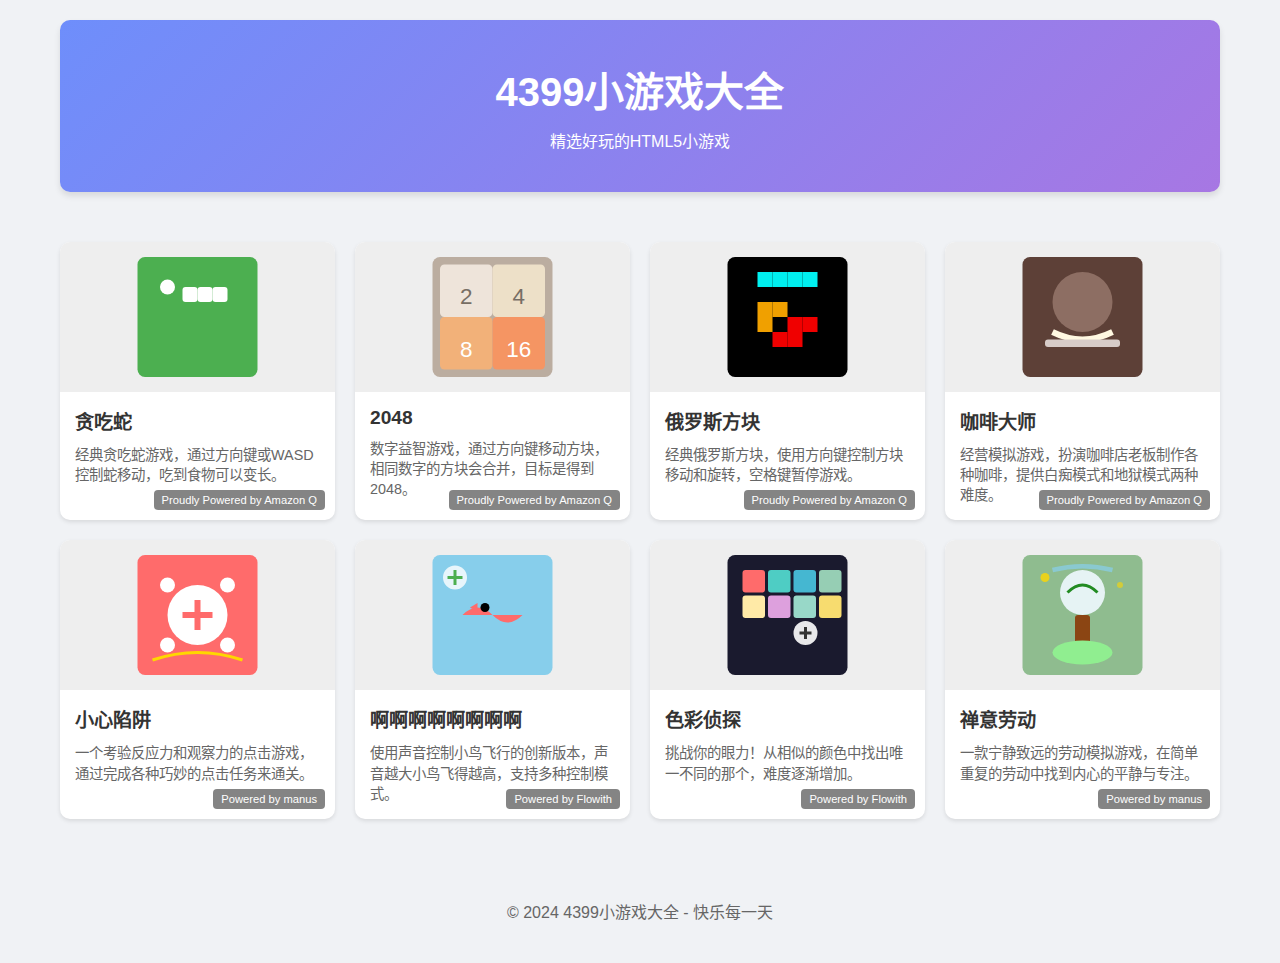
<file: index.html>
<!DOCTYPE html>
<html lang="zh-CN">
<head>
    <meta charset="UTF-8">
    <meta name="viewport" content="width=device-width, initial-scale=1.0">
    <title>4399小游戏大全</title>
    <style>
        * {
            margin: 0;
            padding: 0;
            box-sizing: border-box;
        }
        body {
            font-family: 'Microsoft YaHei', sans-serif;
            background: #f0f2f5;
            color: #333;
        }
        .container {
            max-width: 1200px;
            margin: 0 auto;
            padding: 20px;
        }
        .header {
            text-align: center;
            padding: 40px 0;
            background: linear-gradient(135deg, #6e8efb, #a777e3);
            color: white;
            margin-bottom: 30px;
            border-radius: 10px;
            box-shadow: 0 4px 6px rgba(0,0,0,0.1);
        }
        .header h1 {
            font-size: 2.5em;
            margin-bottom: 10px;
        }
        .game-grid {
            display: grid;
            grid-template-columns: repeat(auto-fill, minmax(250px, 1fr));
            gap: 20px;
            padding: 20px 0;
        }
        .game-card {
            background: white;
            border-radius: 10px;
            overflow: hidden;
            transition: transform 0.3s ease;
            box-shadow: 0 2px 4px rgba(0,0,0,0.1);
            cursor: pointer;
            text-decoration: none;
            position: relative;
        }
        .game-card:hover {
            transform: translateY(-5px);
            box-shadow: 0 4px 8px rgba(0,0,0,0.2);
        }
        .game-thumb {
            width: 100%;
            height: 150px;
            background: #eee;
            display: flex;
            align-items: center;
            justify-content: center;
            position: relative;
            overflow: hidden;
        }
        .game-thumb svg {
            width: 100%;
            height: 100%;
        }
        .game-info {
            padding: 15px;
        }
        .game-title {
            font-size: 1.2em;
            margin-bottom: 10px;
            color: #333;
        }
        .game-desc {
            font-size: 0.9em;
            color: #666;
            line-height: 1.4;
        }
        .footer {
            text-align: center;
            padding: 20px;
            color: #666;
            margin-top: 40px;
        }
        .powered-by {
            position: absolute;
            bottom: 10px;
            right: 10px;
            background: rgba(0, 0, 0, 0.6);
            color: white;
            padding: 4px 8px;
            border-radius: 4px;
            font-size: 0.7em;
            opacity: 0.8;
            transition: opacity 0.3s ease;
        }
        .game-card:hover .powered-by {
            opacity: 1;
        }
    </style>
</head>
<body>
    <div class="container">
        <header class="header">
            <h1>4399小游戏大全</h1>
            <p>精选好玩的HTML5小游戏</p>
        </header>
        
        <main class="game-grid">
            <!-- 贪吃蛇 -->
            <a href="games/snake/index.html" class="game-card">
                <div class="game-thumb">
                    <svg viewBox="0 0 100 100">
                        <rect x="10" y="10" width="80" height="80" fill="#4CAF50" rx="5"/>
                        <circle cx="30" cy="30" r="5" fill="white"/>
                        <rect x="40" y="30" width="10" height="10" fill="white" rx="2"/>
                        <rect x="50" y="30" width="10" height="10" fill="white" rx="2"/>
                        <rect x="60" y="30" width="10" height="10" fill="white" rx="2"/>
                    </svg>
                </div>
                <div class="game-info">
                    <h3 class="game-title">贪吃蛇</h3>
                    <p class="game-desc">经典贪吃蛇游戏，通过方向键或WASD控制蛇移动，吃到食物可以变长。</p>
                </div>
                <div class="powered-by">Proudly Powered by Amazon Q</div>
            </a>

            <!-- 2048 -->
            <a href="games/2048/index.html" class="game-card">
                <div class="game-thumb">
                    <svg viewBox="0 0 100 100">
                        <rect x="10" y="10" width="80" height="80" fill="#bbada0" rx="5"/>
                        <rect x="15" y="15" width="35" height="35" fill="#eee4da" rx="3"/>
                        <text x="32.5" y="37.5" font-size="15" fill="#776e65" text-anchor="middle" dominant-baseline="middle">2</text>
                        <rect x="50" y="15" width="35" height="35" fill="#ede0c8" rx="3"/>
                        <text x="67.5" y="37.5" font-size="15" fill="#776e65" text-anchor="middle" dominant-baseline="middle">4</text>
                        <rect x="15" y="50" width="35" height="35" fill="#f2b179" rx="3"/>
                        <text x="32.5" y="72.5" font-size="15" fill="white" text-anchor="middle" dominant-baseline="middle">8</text>
                        <rect x="50" y="50" width="35" height="35" fill="#f59563" rx="3"/>
                        <text x="67.5" y="72.5" font-size="15" fill="white" text-anchor="middle" dominant-baseline="middle">16</text>
                    </svg>
                </div>
                <div class="game-info">
                    <h3 class="game-title">2048</h3>
                    <p class="game-desc">数字益智游戏，通过方向键移动方块，相同数字的方块会合并，目标是得到2048。</p>
                </div>
                <div class="powered-by">Proudly Powered by Amazon Q</div>
            </a>

            <!-- 俄罗斯方块 -->
            <a href="games/tetris/index.html" class="game-card">
                <div class="game-thumb">
                    <svg viewBox="0 0 100 100">
                        <rect x="10" y="10" width="80" height="80" fill="#000" rx="5"/>
                        <rect x="30" y="20" width="10" height="10" fill="#00f0f0"/>
                        <rect x="40" y="20" width="10" height="10" fill="#00f0f0"/>
                        <rect x="50" y="20" width="10" height="10" fill="#00f0f0"/>
                        <rect x="60" y="20" width="10" height="10" fill="#00f0f0"/>
                        <rect x="30" y="40" width="10" height="10" fill="#f0a000"/>
                        <rect x="40" y="40" width="10" height="10" fill="#f0a000"/>
                        <rect x="30" y="50" width="10" height="10" fill="#f0a000"/>
                        <rect x="40" y="60" width="10" height="10" fill="#f00000"/>
                        <rect x="50" y="60" width="10" height="10" fill="#f00000"/>
                        <rect x="50" y="50" width="10" height="10" fill="#f00000"/>
                        <rect x="60" y="50" width="10" height="10" fill="#f00000"/>
                    </svg>
                </div>
                <div class="game-info">
                    <h3 class="game-title">俄罗斯方块</h3>
                    <p class="game-desc">经典俄罗斯方块，使用方向键控制方块移动和旋转，空格键暂停游戏。</p>
                </div>
                <div class="powered-by">Proudly Powered by Amazon Q</div>
            </a>
            <!-- 咖啡大师 -->
            <a href="games/coffee-master/index.html" class="game-card">
                <div class="game-thumb">
                    <svg viewBox="0 0 100 100">
                        <rect x="10" y="10" width="80" height="80" fill="#5D4037" rx="5"/>
                        <circle cx="50" cy="40" r="20" fill="#8D6E63"/>
                        <path d="M30 60 Q50 70 70 60" stroke="#FFF8E1" stroke-width="4" fill="none"/>
                        <rect x="25" y="65" width="50" height="5" fill="#D7CCC8" rx="2"/>
                    </svg>
                </div>
                <div class="game-info">
                    <h3 class="game-title">咖啡大师</h3>
                    <p class="game-desc">经营模拟游戏，扮演咖啡店老板制作各种咖啡，提供白痴模式和地狱模式两种难度。</p>
                </div>
                <div class="powered-by">Proudly Powered by Amazon Q</div>
            </a>
            <!-- 点击陷阱 -->
            <a href="https://oodabdvp.manus.space/" class="game-card" target="_blank">
                <div class="game-thumb">
                    <svg viewBox="0 0 100 100">
                        <rect x="10" y="10" width="80" height="80" fill="#FF6B6B" rx="5"/>
                        <circle cx="50" cy="50" r="20" fill="white"/>
                        <path d="M40 50 L60 50 M50 40 L50 60" stroke="#FF6B6B" stroke-width="4"/>
                        <circle cx="30" cy="30" r="5" fill="white"/>
                        <circle cx="70" cy="70" r="5" fill="white"/>
                        <circle cx="30" cy="70" r="5" fill="white"/>
                        <circle cx="70" cy="30" r="5" fill="white"/>
                        <path d="M20 80 Q50 70 80 80" stroke="#FFD700" stroke-width="2" fill="none"/>
                    </svg>
                </div>
                <div class="game-info">
                    <h3 class="game-title">小心陷阱</h3>
                    <p class="game-desc">一个考验反应力和观察力的点击游戏，通过完成各种巧妙的点击任务来通关。</p>
                </div>
                <div class="powered-by">Powered by manus</div>
            </a>

            <!-- 声控Flappy Bird -->
            <a href="games/voice_flappy_bird/index.html" class="game-card">
                <div class="game-thumb">
                    <svg viewBox="0 0 100 100">
                        <rect x="10" y="10" width="80" height="80" fill="#87CEEB" rx="5"/>
                        <path d="M30 50 Q40 40 50 50 T70 50" fill="#FF6B6B" stroke="none"/>
                        <circle cx="45" cy="45" r="3" fill="black"/>
                        <path d="M35 45 L40 42 L40 48 Z" fill="#FF6B6B"/>
                        <circle cx="25" cy="25" r="8" fill="white" opacity="0.8"/>
                        <path d="M20 25 L30 25 M25 20 L25 30" stroke="#4CAF50" stroke-width="2"/>
                    </svg>
                </div>
                <div class="game-info">
                    <h3 class="game-title">啊啊啊啊啊啊啊啊</h3>
                    <p class="game-desc">使用声音控制小鸟飞行的创新版本，声音越大小鸟飞得越高，支持多种控制模式。</p>
                </div>
                <div class="powered-by">Powered by Flowith</div>
            </a>

            <!-- 色彩侦探 -->
            <a href="https://flo.host/mpEZhtV/" class="game-card" target="_blank">
                <div class="game-thumb">
                    <svg viewBox="0 0 100 100">
                        <rect x="10" y="10" width="80" height="80" fill="#1a1a2e" rx="5"/>
                        <rect x="20" y="20" width="15" height="15" fill="#FF6B6B" rx="2"/>
                        <rect x="37" y="20" width="15" height="15" fill="#4ECDC4" rx="2"/>
                        <rect x="54" y="20" width="15" height="15" fill="#45B7D1" rx="2"/>
                        <rect x="71" y="20" width="15" height="15" fill="#96CEB4" rx="2"/>
                        <rect x="20" y="37" width="15" height="15" fill="#FFEAA7" rx="2"/>
                        <rect x="37" y="37" width="15" height="15" fill="#DDA0DD" rx="2"/>
                        <rect x="54" y="37" width="15" height="15" fill="#98D8C8" rx="2"/>
                        <rect x="71" y="37" width="15" height="15" fill="#F7DC6F" rx="2"/>
                        <circle cx="62" cy="62" r="8" fill="white" opacity="0.9"/>
                        <path d="M58 62 L66 62 M62 58 L62 66" stroke="#333" stroke-width="2"/>
                    </svg>
                </div>
                <div class="game-info">
                    <h3 class="game-title">色彩侦探</h3>
                    <p class="game-desc">挑战你的眼力！从相似的颜色中找出唯一不同的那个，难度逐渐增加。</p>
                </div>
                <div class="powered-by">Powered by Flowith</div>
            </a>

            <!-- 禅意劳动 -->
            <a href="https://fahyzzpj.manus.space/" class="game-card" target="_blank">
                <div class="game-thumb">
                    <svg viewBox="0 0 100 100">
                        <rect x="10" y="10" width="80" height="80" fill="#8FBC8F" rx="5"/>
                        <circle cx="50" cy="35" r="15" fill="#F0F8FF" opacity="0.9"/>
                        <path d="M40 35 Q50 25 60 35" stroke="#228B22" stroke-width="2" fill="none"/>
                        <rect x="45" y="50" width="10" height="25" fill="#8B4513" rx="2"/>
                        <ellipse cx="50" cy="75" rx="20" ry="8" fill="#90EE90"/>
                        <path d="M30 20 Q50 15 70 20" stroke="#87CEEB" stroke-width="3" fill="none" opacity="0.7"/>
                        <circle cx="25" cy="25" r="3" fill="#FFD700" opacity="0.8"/>
                        <circle cx="75" cy="30" r="2" fill="#FFD700" opacity="0.6"/>
                    </svg>
                </div>
                <div class="game-info">
                    <h3 class="game-title">禅意劳动</h3>
                    <p class="game-desc">一款宁静致远的劳动模拟游戏，在简单重复的劳动中找到内心的平静与专注。</p>
                </div>
                <div class="powered-by">Powered by manus</div>
            </a>
        </main>

        <footer class="footer">
            <p>© 2024 4399小游戏大全 - 快乐每一天</p>
        </footer>
    </div>
</body>
</html>
</file>
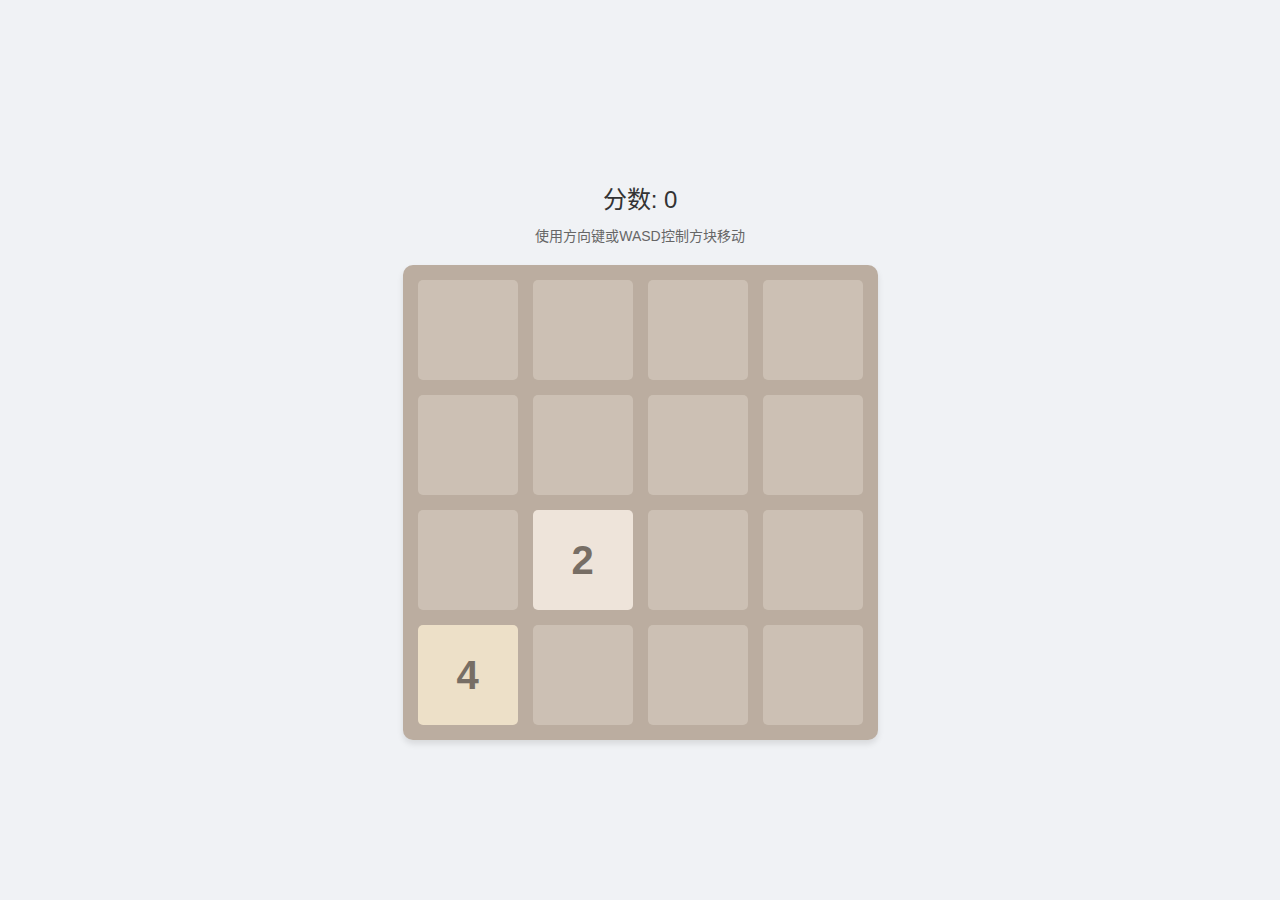
<file: games/2048/index.html>
<!DOCTYPE html>
<html lang="zh-CN">
<head>
    <meta charset="UTF-8">
    <meta name="viewport" content="width=device-width, initial-scale=1.0">
    <title>2048 - 4399小游戏大全</title>
    <style>
        * {
            margin: 0;
            padding: 0;
            box-sizing: border-box;
        }
        body {
            display: flex;
            flex-direction: column;
            align-items: center;
            justify-content: center;
            min-height: 100vh;
            background: #f0f2f5;
            font-family: 'Microsoft YaHei', sans-serif;
        }
        .game-container {
            background: #bbada0;
            padding: 15px;
            border-radius: 10px;
            box-shadow: 0 4px 6px rgba(0,0,0,0.1);
        }
        .grid {
            display: grid;
            grid-template-columns: repeat(4, 1fr);
            gap: 15px;
            background: #bbada0;
        }
        .cell {
            width: 100px;
            height: 100px;
            background: rgba(238, 228, 218, 0.35);
            border-radius: 5px;
            display: flex;
            align-items: center;
            justify-content: center;
            font-size: 40px;
            font-weight: bold;
            color: #776e65;
        }
        .game-info {
            margin: 20px 0;
            text-align: center;
        }
        .score {
            font-size: 24px;
            color: #333;
            margin-bottom: 10px;
        }
        .controls {
            color: #666;
            font-size: 14px;
        }
        .cell[data-value="2"] { background: #eee4da; }
        .cell[data-value="4"] { background: #ede0c8; }
        .cell[data-value="8"] { background: #f2b179; color: #f9f6f2; }
        .cell[data-value="16"] { background: #f59563; color: #f9f6f2; }
        .cell[data-value="32"] { background: #f67c5f; color: #f9f6f2; }
        .cell[data-value="64"] { background: #f65e3b; color: #f9f6f2; }
        .cell[data-value="128"] { background: #edcf72; color: #f9f6f2; font-size: 35px; }
        .cell[data-value="256"] { background: #edcc61; color: #f9f6f2; font-size: 35px; }
        .cell[data-value="512"] { background: #edc850; color: #f9f6f2; font-size: 35px; }
        .cell[data-value="1024"] { background: #edc53f; color: #f9f6f2; font-size: 30px; }
        .cell[data-value="2048"] { background: #edc22e; color: #f9f6f2; font-size: 30px; }
    </style>
</head>
<body>
    <div class="game-info">
        <div class="score">分数: <span id="scoreValue">0</span></div>
        <div class="controls">使用方向键或WASD控制方块移动</div>
    </div>
    
    <div class="game-container">
        <div class="grid" id="grid"></div>
    </div>

    <script>
        const grid = document.getElementById('grid');
        const scoreElement = document.getElementById('scoreValue');
        let score = 0;
        let board = [];

        function initGame() {
            board = Array(4).fill().map(() => Array(4).fill(0));
            score = 0;
            scoreElement.textContent = score;
            addNewTile();
            addNewTile();
            updateDisplay();
        }

        function addNewTile() {
            const emptyCells = [];
            for (let i = 0; i < 4; i++) {
                for (let j = 0; j < 4; j++) {
                    if (board[i][j] === 0) {
                        emptyCells.push({x: i, y: j});
                    }
                }
            }
            if (emptyCells.length > 0) {
                const {x, y} = emptyCells[Math.floor(Math.random() * emptyCells.length)];
                board[x][y] = Math.random() < 0.9 ? 2 : 4;
            }
        }

        function updateDisplay() {
            grid.innerHTML = '';
            for (let i = 0; i < 4; i++) {
                for (let j = 0; j < 4; j++) {
                    const cell = document.createElement('div');
                    cell.className = 'cell';
                    const value = board[i][j];
                    if (value !== 0) {
                        cell.textContent = value;
                        cell.setAttribute('data-value', value);
                    }
                    grid.appendChild(cell);
                }
            }
        }

        function move(direction) {
            let moved = false;
            const newBoard = JSON.parse(JSON.stringify(board));

            function moveLeft() {
                for (let i = 0; i < 4; i++) {
                    let row = board[i].filter(x => x !== 0);
                    for (let j = 0; j < row.length - 1; j++) {
                        if (row[j] === row[j + 1]) {
                            row[j] *= 2;
                            score += row[j];
                            row.splice(j + 1, 1);
                        }
                    }
                    while (row.length < 4) row.push(0);
                    if (JSON.stringify(board[i]) !== JSON.stringify(row)) moved = true;
                    board[i] = row;
                }
            }

            function rotate(matrix) {
                return matrix[0].map((_, i) => matrix.map(row => row[i]).reverse());
            }

            // 根据方向旋转矩阵，应用左移，然后再旋转回来
            switch(direction) {
                case 'left':
                    moveLeft();
                    break;
                case 'right':
                    board = board.map(row => row.reverse());
                    moveLeft();
                    board = board.map(row => row.reverse());
                    break;
                case 'up':
                    board = rotate(rotate(rotate(board)));
                    moveLeft();
                    board = rotate(board);
                    break;
                case 'down':
                    board = rotate(board);
                    moveLeft();
                    board = rotate(rotate(rotate(board)));
                    break;
            }

            if (moved) {
                addNewTile();
                scoreElement.textContent = score;
                updateDisplay();
                checkGameOver();
            }
        }

        function checkGameOver() {
            // 检查是否有空格
            for (let i = 0; i < 4; i++) {
                for (let j = 0; j < 4; j++) {
                    if (board[i][j] === 0) return;
                }
            }

            // 检查是否有相邻的相同数字
            for (let i = 0; i < 4; i++) {
                for (let j = 0; j < 4; j++) {
                    if (j < 3 && board[i][j] === board[i][j + 1]) return;
                    if (i < 3 && board[i][j] === board[i + 1][j]) return;
                }
            }

            // 游戏结束
            setTimeout(() => {
                alert(`游戏结束！最终得分：${score}`);
                initGame();
            }, 100);
        }

        document.addEventListener('keydown', (e) => {
            switch(e.key) {
                case 'ArrowLeft':
                case 'a':
                case 'A':
                    move('left');
                    break;
                case 'ArrowRight':
                case 'd':
                case 'D':
                    move('right');
                    break;
                case 'ArrowUp':
                case 'w':
                case 'W':
                    move('up');
                    break;
                case 'ArrowDown':
                case 's':
                case 'S':
                    move('down');
                    break;
            }
        });

        // 开始游戏
        initGame();
    </script>
</body>
</html>
</file>
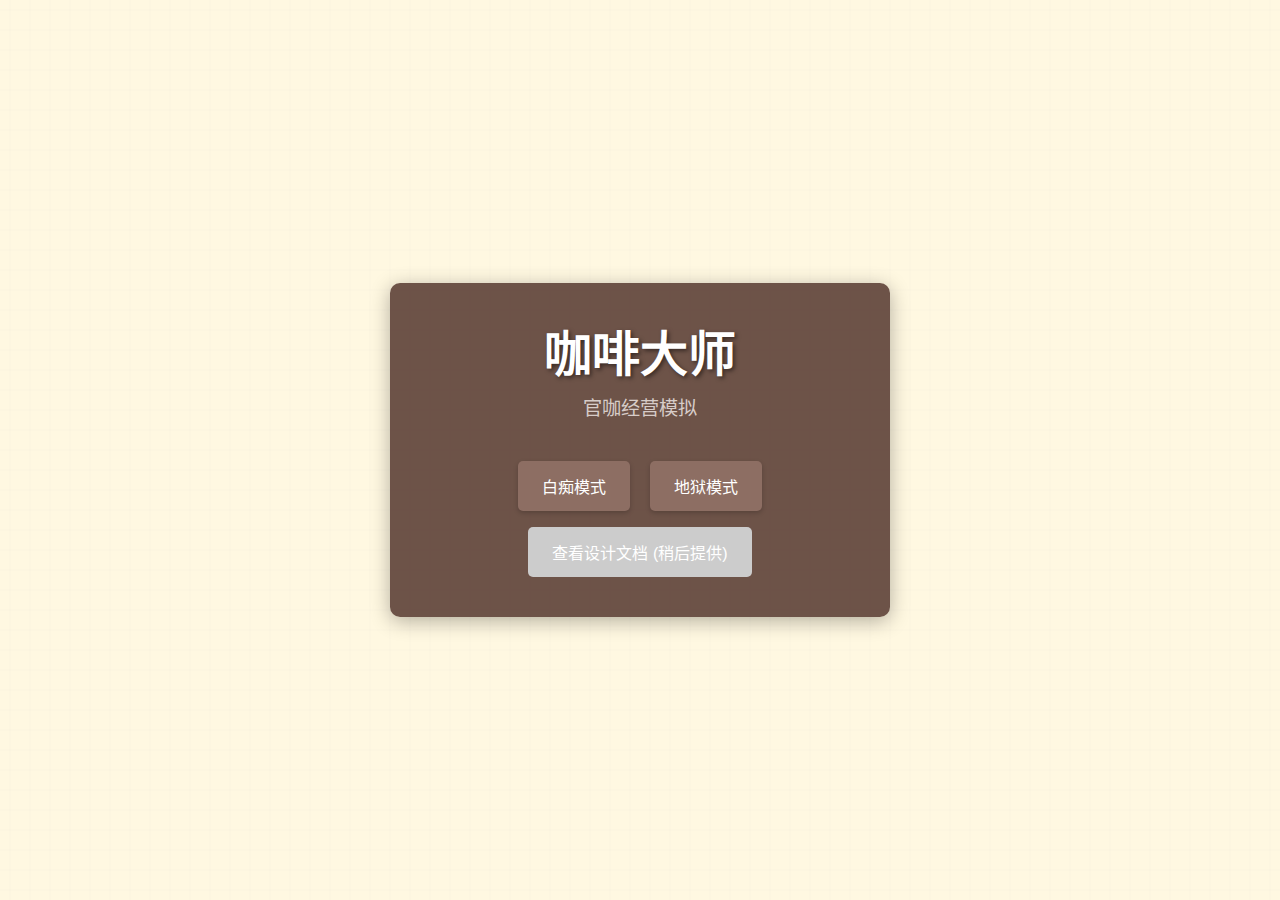
<file: games/coffee-master/index.html>
<!DOCTYPE html>
<html lang="zh-CN">
<head>
    <meta charset="UTF-8">
    <meta name="viewport" content="width=device-width, initial-scale=1.0">
    <title>咖啡大师 - 官咖经营模拟</title>
    <link rel="stylesheet" href="style.css">
</head>
<body>
    <div id="main-menu">
        <h1>咖啡大师</h1>
        <p>官咖经营模拟</p>
        <button id="start-idiot-mode">白痴模式</button>
        <button id="start-hell-mode">地狱模式</button>
        <button id="view-design-docs" disabled>查看设计文档 (稍后提供)</button>
    </div>

    <div id="game-screen" class="hidden">
        <div id="top-bar">
            <span>模式: <span id="game-mode"></span></span>
            <span>时间: <span id="timer">00:00</span></span>
            <span>金币: <span id="score">0</span></span>
            <span>声誉: <span id="reputation">100</span></span>
        </div>

        <div id="game-area">
            <div id="customer-area">
                <h2>顾客队列</h2>
                <div id="customer-queue"></div>
            </div>
            <div id="work-area">
                <h2>制作区</h2>
                <div id="order-display">当前订单: 无</div>
                <div id="ingredients">
                    <button class="ingredient" data-ingredient="coffee">咖啡豆</button>
                    <button class="ingredient" data-ingredient="milk">牛奶</button>
                    <button class="ingredient" data-ingredient="sugar">糖</button>
                    <button class="ingredient" data-ingredient="water">水</button>
                </div>
                <div id="making-progress">制作进度: <span id="progress-text">空闲</span></div>
                <button id="make-coffee" disabled>制作咖啡</button>
            </div>
        </div>

        <div id="bottom-bar">
            <button id="back-to-menu">返回主菜单</button>
        </div>
    </div>

    <div id="game-over-screen" class="hidden">
        <h2>游戏结束</h2>
        <p>最终得分: <span id="final-score">0</span></p>
        <button id="restart-game">重新开始</button>
        <button id="main-menu-from-over">返回主菜单</button>
    </div>

    <script src="script.js"></script>
</body>
</html>
</file>
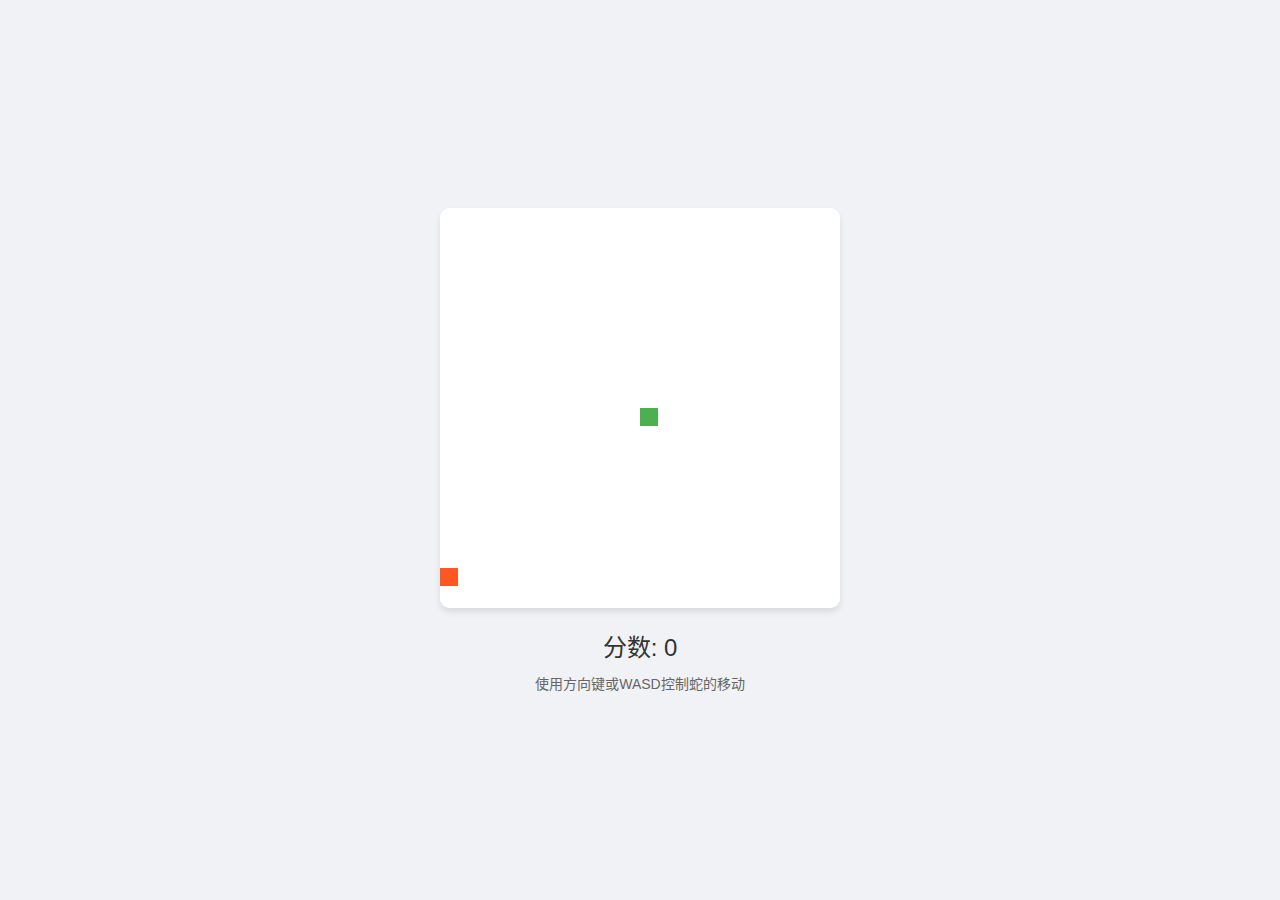
<file: games/snake/index.html>
<!DOCTYPE html>
<html lang="zh-CN">
<head>
    <meta charset="UTF-8">
    <meta name="viewport" content="width=device-width, initial-scale=1.0">
    <title>贪吃蛇 - 4399小游戏大全</title>
    <style>
        * {
            margin: 0;
            padding: 0;
            box-sizing: border-box;
        }
        body {
            display: flex;
            flex-direction: column;
            align-items: center;
            justify-content: center;
            min-height: 100vh;
            background: #f0f2f5;
            font-family: 'Microsoft YaHei', sans-serif;
        }
        #gameCanvas {
            background: white;
            border-radius: 10px;
            box-shadow: 0 4px 6px rgba(0,0,0,0.1);
        }
        .game-info {
            margin-top: 20px;
            text-align: center;
        }
        .score {
            font-size: 24px;
            color: #333;
            margin-bottom: 10px;
        }
        .controls {
            color: #666;
            font-size: 14px;
            margin-top: 10px;
        }
    </style>
</head>
<body>
    <canvas id="gameCanvas" width="400" height="400"></canvas>
    <div class="game-info">
        <div class="score">分数: <span id="scoreValue">0</span></div>
        <div class="controls">使用方向键或WASD控制蛇的移动</div>
    </div>

    <script>
        const canvas = document.getElementById('gameCanvas');
        const ctx = canvas.getContext('2d');
        const scoreElement = document.getElementById('scoreValue');

        const gridSize = 20;
        const tileCount = canvas.width / gridSize;

        let snake = [
            {x: 10, y: 10},
        ];
        let food = {
            x: Math.floor(Math.random() * tileCount),
            y: Math.floor(Math.random() * tileCount)
        };
        let dx = 0;
        let dy = 0;
        let score = 0;
        let gameSpeed = 150;
        let gameLoop;

        function drawGame() {
            clearCanvas();
            moveSnake();
            drawSnake();
            drawFood();
            checkCollision();
        }

        function clearCanvas() {
            ctx.fillStyle = 'white';
            ctx.fillRect(0, 0, canvas.width, canvas.height);
        }

        function drawSnake() {
            ctx.fillStyle = '#4CAF50';
            snake.forEach(segment => {
                ctx.fillRect(segment.x * gridSize, segment.y * gridSize, gridSize - 2, gridSize - 2);
            });
        }

        function drawFood() {
            ctx.fillStyle = '#FF5722';
            ctx.fillRect(food.x * gridSize, food.y * gridSize, gridSize - 2, gridSize - 2);
        }

        function moveSnake() {
            const head = {x: snake[0].x + dx, y: snake[0].y + dy};
            snake.unshift(head);

            if (head.x === food.x && head.y === food.y) {
                score += 10;
                scoreElement.textContent = score;
                generateFood();
                increaseSpeed();
            } else {
                snake.pop();
            }
        }

        function generateFood() {
            food = {
                x: Math.floor(Math.random() * tileCount),
                y: Math.floor(Math.random() * tileCount)
            };
            // 确保食物不会生成在蛇身上
            while (snake.some(segment => segment.x === food.x && segment.y === food.y)) {
                food = {
                    x: Math.floor(Math.random() * tileCount),
                    y: Math.floor(Math.random() * tileCount)
                };
            }
        }

        function checkCollision() {
            const head = snake[0];

            // 检查是否撞墙
            if (head.x < 0 || head.x >= tileCount || head.y < 0 || head.y >= tileCount) {
                gameOver();
            }

            // 检查是否撞到自己
            for (let i = 1; i < snake.length; i++) {
                if (head.x === snake[i].x && head.y === snake[i].y) {
                    gameOver();
                }
            }
        }

        function gameOver() {
            clearInterval(gameLoop);
            alert(`游戏结束！得分：${score}`);
            resetGame();
        }

        function resetGame() {
            snake = [{x: 10, y: 10}];
            dx = 0;
            dy = 0;
            score = 0;
            scoreElement.textContent = score;
            gameSpeed = 150;
            generateFood();
            gameLoop = setInterval(drawGame, gameSpeed);
        }

        function increaseSpeed() {
            if (gameSpeed > 50) {
                gameSpeed -= 5;
                clearInterval(gameLoop);
                gameLoop = setInterval(drawGame, gameSpeed);
            }
        }

        document.addEventListener('keydown', (e) => {
            switch(e.key) {
                case 'ArrowUp':
                case 'w':
                case 'W':
                    if (dy !== 1) { dx = 0; dy = -1; }
                    break;
                case 'ArrowDown':
                case 's':
                case 'S':
                    if (dy !== -1) { dx = 0; dy = 1; }
                    break;
                case 'ArrowLeft':
                case 'a':
                case 'A':
                    if (dx !== 1) { dx = -1; dy = 0; }
                    break;
                case 'ArrowRight':
                case 'd':
                case 'D':
                    if (dx !== -1) { dx = 1; dy = 0; }
                    break;
            }
        });

        // 开始游戏
        gameLoop = setInterval(drawGame, gameSpeed);
    </script>
</body>
</html>
</file>
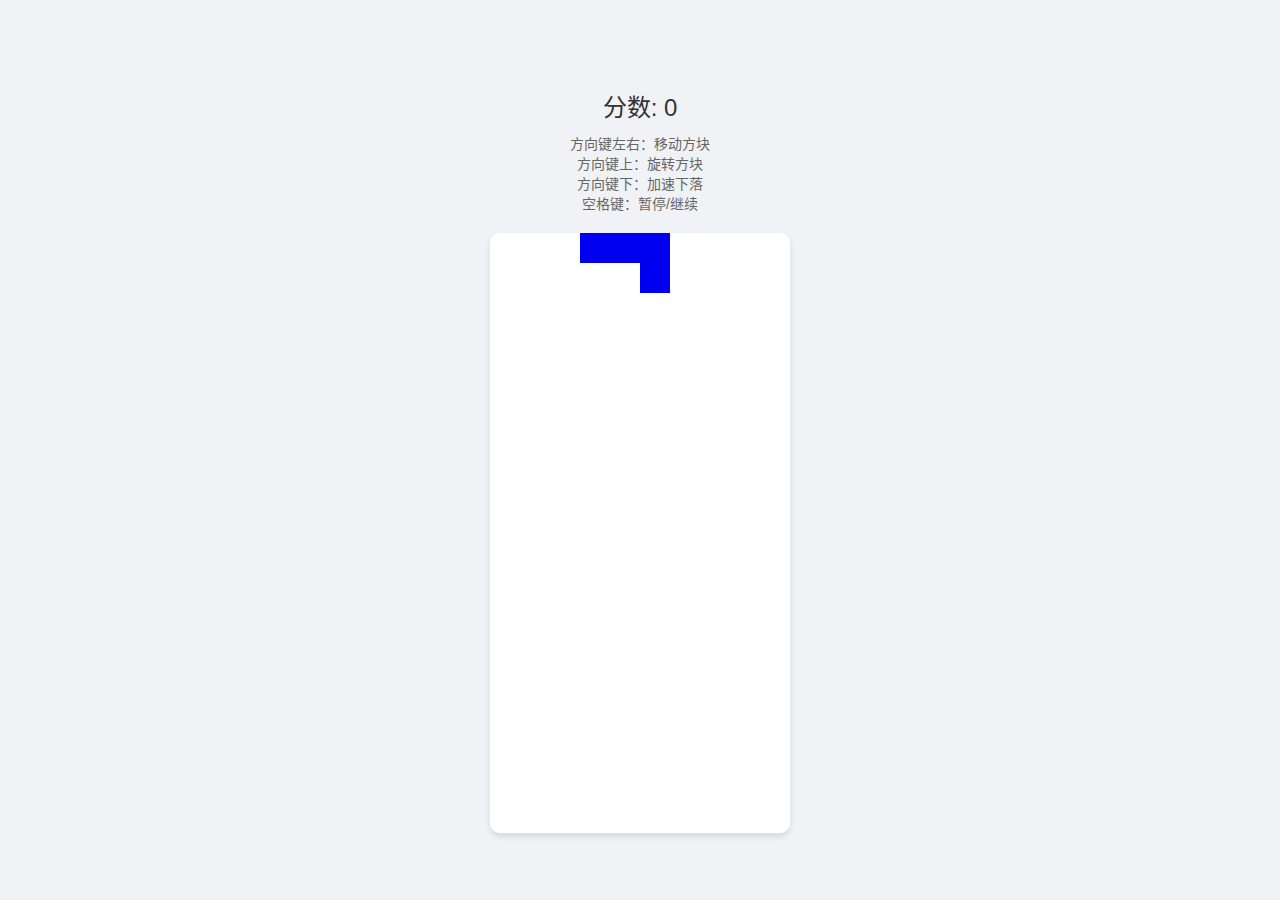
<file: games/tetris/index.html>
<!DOCTYPE html>
<html lang="zh-CN">
<head>
    <meta charset="UTF-8">
    <meta name="viewport" content="width=device-width, initial-scale=1.0">
    <title>俄罗斯方块 - 4399小游戏大全</title>
    <style>
        * {
            margin: 0;
            padding: 0;
            box-sizing: border-box;
        }
        body {
            display: flex;
            flex-direction: column;
            align-items: center;
            justify-content: center;
            min-height: 100vh;
            background: #f0f2f5;
            font-family: 'Microsoft YaHei', sans-serif;
        }
        #gameCanvas {
            background: white;
            border-radius: 10px;
            box-shadow: 0 4px 6px rgba(0,0,0,0.1);
        }
        .game-info {
            margin: 20px 0;
            text-align: center;
        }
        .score {
            font-size: 24px;
            color: #333;
            margin-bottom: 10px;
        }
        .controls {
            color: #666;
            font-size: 14px;
            margin-top: 10px;
        }
    </style>
</head>
<body>
    <div class="game-info">
        <div class="score">分数: <span id="scoreValue">0</span></div>
        <div class="controls">
            方向键左右：移动方块<br>
            方向键上：旋转方块<br>
            方向键下：加速下落<br>
            空格键：暂停/继续
        </div>
    </div>
    
    <canvas id="gameCanvas" width="300" height="600"></canvas>

    <script>
        const canvas = document.getElementById('gameCanvas');
        const ctx = canvas.getContext('2d');
        const scoreElement = document.getElementById('scoreValue');

        const BLOCK_SIZE = 30;
        const COLS = canvas.width / BLOCK_SIZE;
        const ROWS = canvas.height / BLOCK_SIZE;

        let score = 0;
        let gameLoop;
        let dropCounter = 0;
        let dropInterval = 1000;
        let lastTime = 0;
        let paused = false;

        // 方块形状定义
        const SHAPES = [
            [[1,1,1,1]], // I
            [[1,1],[1,1]], // O
            [[1,1,1],[0,1,0]], // T
            [[1,1,1],[1,0,0]], // L
            [[1,1,1],[0,0,1]], // J
            [[1,1,0],[0,1,1]], // S
            [[0,1,1],[1,1,0]]  // Z
        ];

        const COLORS = [
            '#00f0f0', // I - 青色
            '#f0f000', // O - 黄色
            '#a000f0', // T - 紫色
            '#f0a000', // L - 橙色
            '#0000f0', // J - 蓝色
            '#00f000', // S - 绿色
            '#f00000'  // Z - 红色
        ];

        let arena = createMatrix(COLS, ROWS);
        let player = {
            pos: {x: 0, y: 0},
            matrix: null,
            color: null
        };

        function createMatrix(w, h) {
            const matrix = [];
            while (h--) {
                matrix.push(new Array(w).fill(0));
            }
            return matrix;
        }

        function collide(arena, player) {
            const [m, o] = [player.matrix, player.pos];
            for (let y = 0; y < m.length; ++y) {
                for (let x = 0; x < m[y].length; ++x) {
                    if (m[y][x] !== 0) {
                        // 检查是否超出边界
                        if (y + o.y >= arena.length ||
                            x + o.x < 0 ||
                            x + o.x >= arena[0].length ||
                            y + o.y < 0) {
                            return true;
                        }
                        // 检查是否与已有方块碰撞
                        if (arena[y + o.y] && arena[y + o.y][x + o.x] !== 0) {
                            return true;
                        }
                    }
                }
            }
            return false;
        }

        function merge(arena, player) {
            player.matrix.forEach((row, y) => {
                row.forEach((value, x) => {
                    if (value !== 0) {
                        arena[y + player.pos.y][x + player.pos.x] = value;
                    }
                });
            });
        }

        function rotate(matrix) {
            // 处理非正方形矩阵的旋转
            const rows = matrix.length;
            const cols = matrix[0] ? matrix[0].length : 0;

            // 创建新的旋转后的矩阵（行列互换）
            const result = [];
            for (let i = 0; i < cols; i++) {
                result[i] = [];
                for (let j = 0; j < rows; j++) {
                    result[i][j] = matrix[rows - 1 - j][i];
                }
            }
            return result;
        }

        function playerDrop() {
            player.pos.y++;
            if (collide(arena, player)) {
                player.pos.y--;
                merge(arena, player);
                playerReset();
                arenaSweep();
                updateScore();
            }
            dropCounter = 0;
        }

        function playerMove(dir) {
            player.pos.x += dir;
            if (collide(arena, player)) {
                player.pos.x -= dir;
            }
        }

        function playerRotate() {
            const originalMatrix = JSON.parse(JSON.stringify(player.matrix)); // 深拷贝
            const originalX = player.pos.x;

            // 尝试旋转
            player.matrix = rotate(player.matrix);

            // 检查旋转后是否发生碰撞
            if (collide(arena, player)) {
                // 尝试向左右移动来避免碰撞
                let moved = false;

                // 尝试向右移动
                for (let i = 1; i <= 3; i++) {
                    player.pos.x = originalX + i;
                    if (!collide(arena, player)) {
                        moved = true;
                        break;
                    }
                }

                // 如果向右移动失败，尝试向左移动
                if (!moved) {
                    for (let i = 1; i <= 3; i++) {
                        player.pos.x = originalX - i;
                        if (!collide(arena, player)) {
                            moved = true;
                            break;
                        }
                    }
                }

                // 如果都失败了，恢复原状
                if (!moved) {
                    player.matrix = originalMatrix;
                    player.pos.x = originalX;
                }
            }
        }

        function playerReset() {
            const pieces = 'ILJOTSZ';
            const piece = pieces[Math.floor(Math.random() * pieces.length)];
            const index = 'ILJOTSZ'.indexOf(piece);
            player.matrix = SHAPES[index];
            player.color = COLORS[index];
            player.pos.y = 0;
            player.pos.x = Math.floor((arena[0].length - player.matrix[0].length) / 2);

            if (collide(arena, player)) {
                arena.forEach(row => row.fill(0));
                score = 0;
                updateScore();
            }
        }

        function arenaSweep() {
            let rowCount = 1;
            outer: for (let y = arena.length - 1; y > 0; --y) {
                for (let x = 0; x < arena[y].length; ++x) {
                    if (arena[y][x] === 0) {
                        continue outer;
                    }
                }
                const row = arena.splice(y, 1)[0].fill(0);
                arena.unshift(row);
                ++y;
                score += rowCount * 100;
                rowCount *= 2;
            }
        }

        function updateScore() {
            scoreElement.textContent = score;
        }

        function draw() {
            ctx.fillStyle = '#fff';
            ctx.fillRect(0, 0, canvas.width, canvas.height);

            drawMatrix(arena, {x: 0, y: 0});
            drawMatrix(player.matrix, player.pos);
        }

        function drawMatrix(matrix, offset) {
            matrix.forEach((row, y) => {
                row.forEach((value, x) => {
                    if (value !== 0) {
                        ctx.fillStyle = player.color;
                        ctx.fillRect(x + offset.x, y + offset.y, 1, 1);
                    }
                });
            });
        }

        function update(time = 0) {
            if (paused) return;

            const deltaTime = time - lastTime;
            lastTime = time;
            dropCounter += deltaTime;

            if (dropCounter > dropInterval) {
                playerDrop();
            }

            draw();
            requestAnimationFrame(update);
        }

        document.addEventListener('keydown', event => {
            if (event.code === 'Space') { // 空格键
                event.preventDefault();
                paused = !paused;
                if (!paused) update();
                return;
            }
            if (paused) return;

            switch (event.code) {
                case 'ArrowLeft':
                    event.preventDefault();
                    playerMove(-1);
                    break;
                case 'ArrowRight':
                    event.preventDefault();
                    playerMove(1);
                    break;
                case 'ArrowDown':
                    event.preventDefault();
                    playerDrop();
                    break;
                case 'ArrowUp':
                    event.preventDefault();
                    playerRotate();
                    break;
            }
        });

        // 设置画布缩放
        ctx.scale(BLOCK_SIZE, BLOCK_SIZE);

        // 开始游戏
        playerReset();
        update();
    </script>
</body>
</html>
</file>
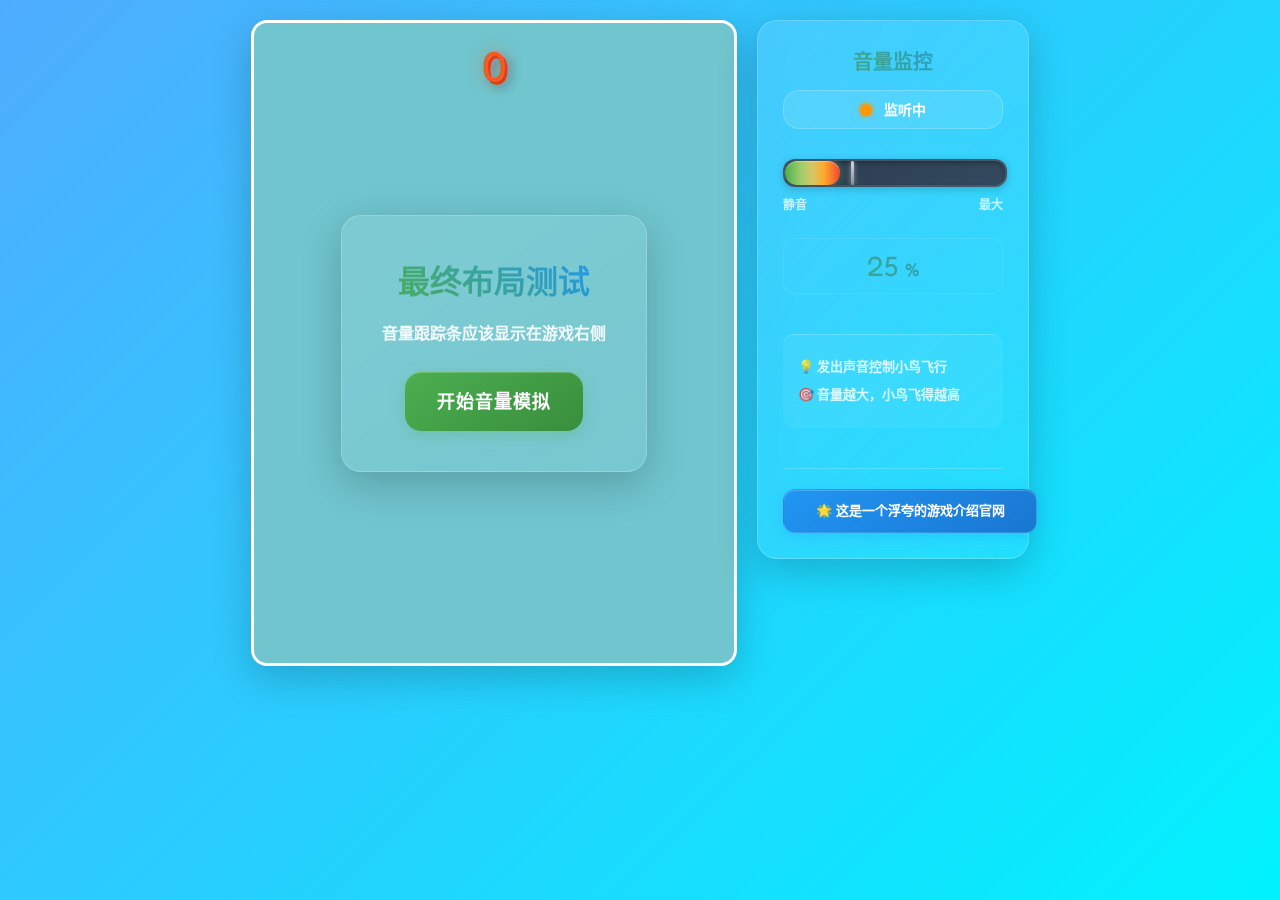
<file: games/voice_flappy_bird/layout_final_test.html>
<!DOCTYPE html>
<html lang="zh-CN">
<head>
    <meta charset="UTF-8">
    <meta name="viewport" content="width=device-width, initial-scale=1.0">
    <title>最终布局测试 - 音量跟踪条</title>
    <link rel="stylesheet" href="style.css">
    <style>
        /* Make volume tracker visible for testing */
        .volume-tracker-container {
            display: block !important;
        }
        .status-indicator.listening {
            background-color: #FF9800;
            box-shadow: 0 0 10px rgba(255, 152, 0, 0.5);
        }
    </style>
</head>
<body>
    <div class="game-container">
        <div class="game-area">
            <canvas id="gameCanvas" width="480" height="640"></canvas>
            <div class="ui-overlay">
                <div id="scoreDisplay" class="score">0</div>
                <div id="startScreen" class="screen start-screen">
                    <h1>最终布局测试</h1>
                    <p>音量跟踪条应该显示在游戏右侧</p>
                    <button class="game-button" onclick="simulateVolumeChanges()">开始音量模拟</button>
                </div>
            </div>
        </div>
        
        <!-- Volume Tracker Container -->
        <div class="volume-tracker-container" id="volumeTrackerContainer">
            <div class="volume-tracker-header">
                <h3>音量监控</h3>
                <div class="volume-status" id="volumeStatus">
                    <span class="status-indicator listening" id="statusIndicator"></span>
                    <span class="status-text" id="statusText">监听中</span>
                </div>
            </div>
            
            <div class="volume-display">
                <div class="volume-bar-container">
                    <div class="volume-bar" id="volumeBar">
                        <div class="volume-fill" id="volumeFill" style="width: 25%;"></div>
                        <div class="volume-threshold-line"></div>
                    </div>
                    <div class="volume-labels">
                        <span class="volume-label-min">静音</span>
                        <span class="volume-label-max">最大</span>
                    </div>
                </div>
                
                <div class="volume-value">
                    <span class="volume-number" id="volumeNumber">25</span>
                    <span class="volume-unit">%</span>
                </div>
                
                <div class="volume-tips">
                    <p class="tip-text">💡 发出声音控制小鸟飞行</p>
                    <p class="tip-text">🎯 音量越大，小鸟飞得越高</p>
                </div>

                <div class="website-link-container">
                    <a href="website/啊啊啊啊啊啊网页说明/index.html" class="website-link-button">
                        🌟 这是一个浮夸的游戏介绍官网
                    </a>
                </div>
            </div>
        </div>
    </div>

    <script>
        let isSimulating = false;
        let animationId;
        
        function simulateVolumeChanges() {
            if (isSimulating) {
                stopSimulation();
                return;
            }
            
            isSimulating = true;
            document.querySelector('.game-button').textContent = '停止模拟';
            
            const volumeFill = document.getElementById('volumeFill');
            const volumeNumber = document.getElementById('volumeNumber');
            const statusIndicator = document.getElementById('statusIndicator');
            const statusText = document.getElementById('statusText');
            
            let time = 0;
            
            function animate() {
                if (!isSimulating) return;
                
                // Create a sine wave pattern for volume
                const volume = Math.max(0, Math.min(100, 50 + 40 * Math.sin(time * 0.05)));
                
                volumeFill.style.width = volume + '%';
                volumeNumber.textContent = Math.round(volume);
                
                // Update status based on volume
                statusIndicator.classList.remove('inactive', 'listening', 'active');
                if (volume > 60) {
                    statusIndicator.classList.add('active');
                    statusText.textContent = '检测到强音';
                } else if (volume > 30) {
                    statusIndicator.classList.add('active');
                    statusText.textContent = '检测到声音';
                } else if (volume > 10) {
                    statusIndicator.classList.add('listening');
                    statusText.textContent = '监听中';
                } else {
                    statusIndicator.classList.add('listening');
                    statusText.textContent = '等待声音';
                }
                
                time++;
                animationId = requestAnimationFrame(animate);
            }
            
            animate();
        }
        
        function stopSimulation() {
            isSimulating = false;
            if (animationId) {
                cancelAnimationFrame(animationId);
            }
            document.querySelector('.game-button').textContent = '开始音量模拟';
        }
    </script>
</body>
</html>
</file>
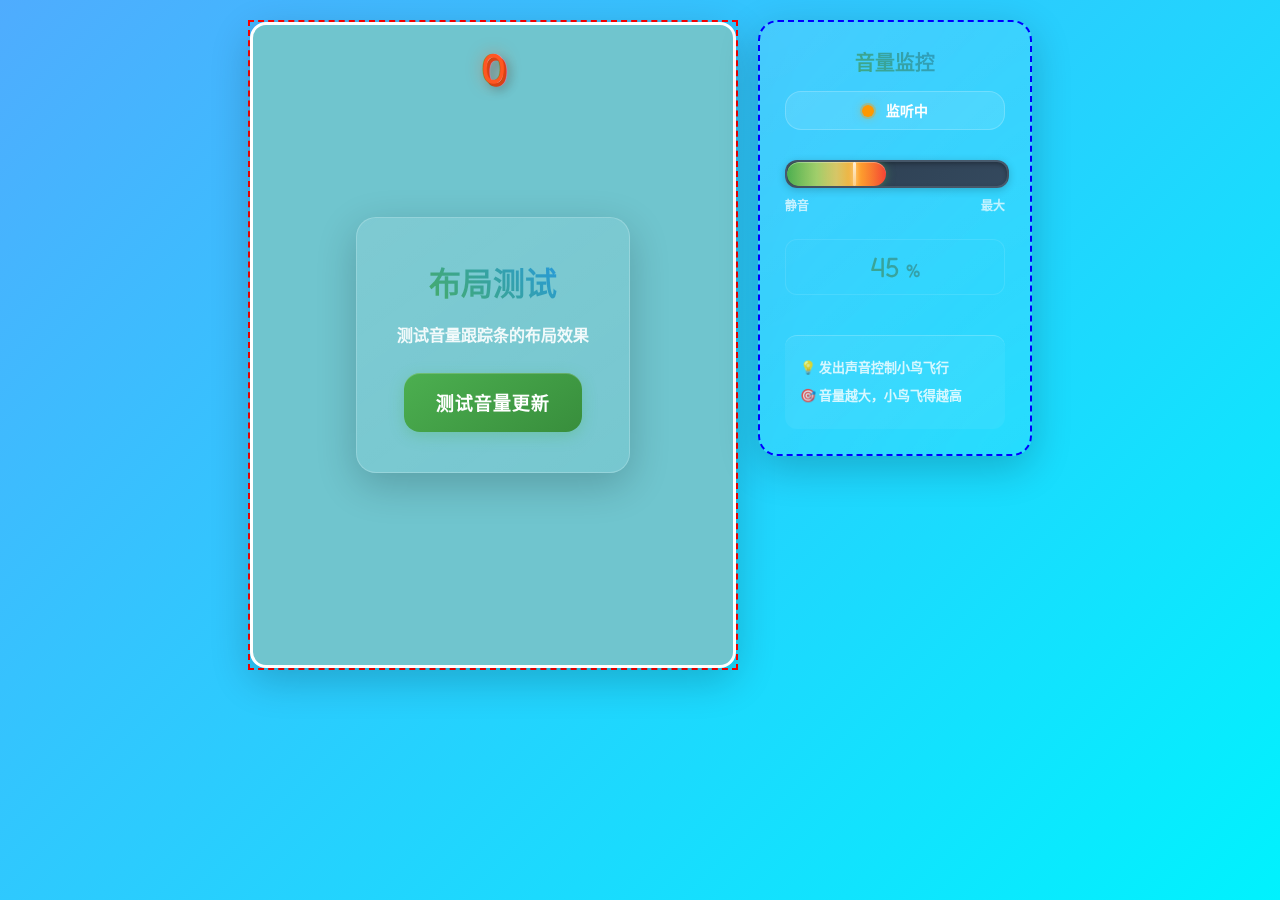
<file: games/voice_flappy_bird/test_layout.html>
<!DOCTYPE html>
<html lang="zh-CN">
<head>
    <meta charset="UTF-8">
    <meta name="viewport" content="width=device-width, initial-scale=1.0">
    <title>音量跟踪条测试</title>
    <link rel="stylesheet" href="style.css">
    <style>
        /* Test styles to make volume tracker visible */
        .volume-tracker-container {
            display: block !important;
        }
        .status-indicator.listening {
            background-color: #FF9800;
            box-shadow: 0 0 10px rgba(255, 152, 0, 0.5);
        }
        /* Debug border to see layout */
        .game-area {
            border: 2px dashed red;
        }
        .volume-tracker-container {
            border: 2px dashed blue !important;
        }
    </style>
</head>
<body>
    <div class="game-container">
        <div class="game-area">
            <canvas id="gameCanvas" width="480" height="640"></canvas>
            <div class="ui-overlay">
                <div id="scoreDisplay" class="score">0</div>
                <div id="startScreen" class="screen start-screen">
                    <h1>布局测试</h1>
                    <p>测试音量跟踪条的布局效果</p>
                    <button class="game-button" onclick="testVolumeUpdate()">测试音量更新</button>
                </div>
            </div>
        </div>
        
        <!-- Volume Tracker Container -->
        <div class="volume-tracker-container" id="volumeTrackerContainer">
            <div class="volume-tracker-header">
                <h3>音量监控</h3>
                <div class="volume-status" id="volumeStatus">
                    <span class="status-indicator listening" id="statusIndicator"></span>
                    <span class="status-text" id="statusText">监听中</span>
                </div>
            </div>
            
            <div class="volume-display">
                <div class="volume-bar-container">
                    <div class="volume-bar" id="volumeBar">
                        <div class="volume-fill" id="volumeFill" style="width: 45%;"></div>
                        <div class="volume-threshold-line"></div>
                    </div>
                    <div class="volume-labels">
                        <span class="volume-label-min">静音</span>
                        <span class="volume-label-max">最大</span>
                    </div>
                </div>
                
                <div class="volume-value">
                    <span class="volume-number" id="volumeNumber">45</span>
                    <span class="volume-unit">%</span>
                </div>
                
                <div class="volume-tips">
                    <p class="tip-text">💡 发出声音控制小鸟飞行</p>
                    <p class="tip-text">🎯 音量越大，小鸟飞得越高</p>
                </div>
            </div>
        </div>
    </div>

    <script>
        let testVolume = 0;
        function testVolumeUpdate() {
            const volumeFill = document.getElementById('volumeFill');
            const volumeNumber = document.getElementById('volumeNumber');
            const statusIndicator = document.getElementById('statusIndicator');
            const statusText = document.getElementById('statusText');
            
            // Simulate volume changes
            testVolume = (testVolume + 20) % 101;
            
            volumeFill.style.width = testVolume + '%';
            volumeNumber.textContent = testVolume;
            
            // Update status
            statusIndicator.classList.remove('inactive', 'listening', 'active');
            if (testVolume > 50) {
                statusIndicator.classList.add('active');
                statusText.textContent = '检测到声音';
            } else if (testVolume > 10) {
                statusIndicator.classList.add('listening');
                statusText.textContent = '监听中';
            } else {
                statusIndicator.classList.add('listening');
                statusText.textContent = '等待声音';
            }
        }
    </script>
</body>
</html>
</file>
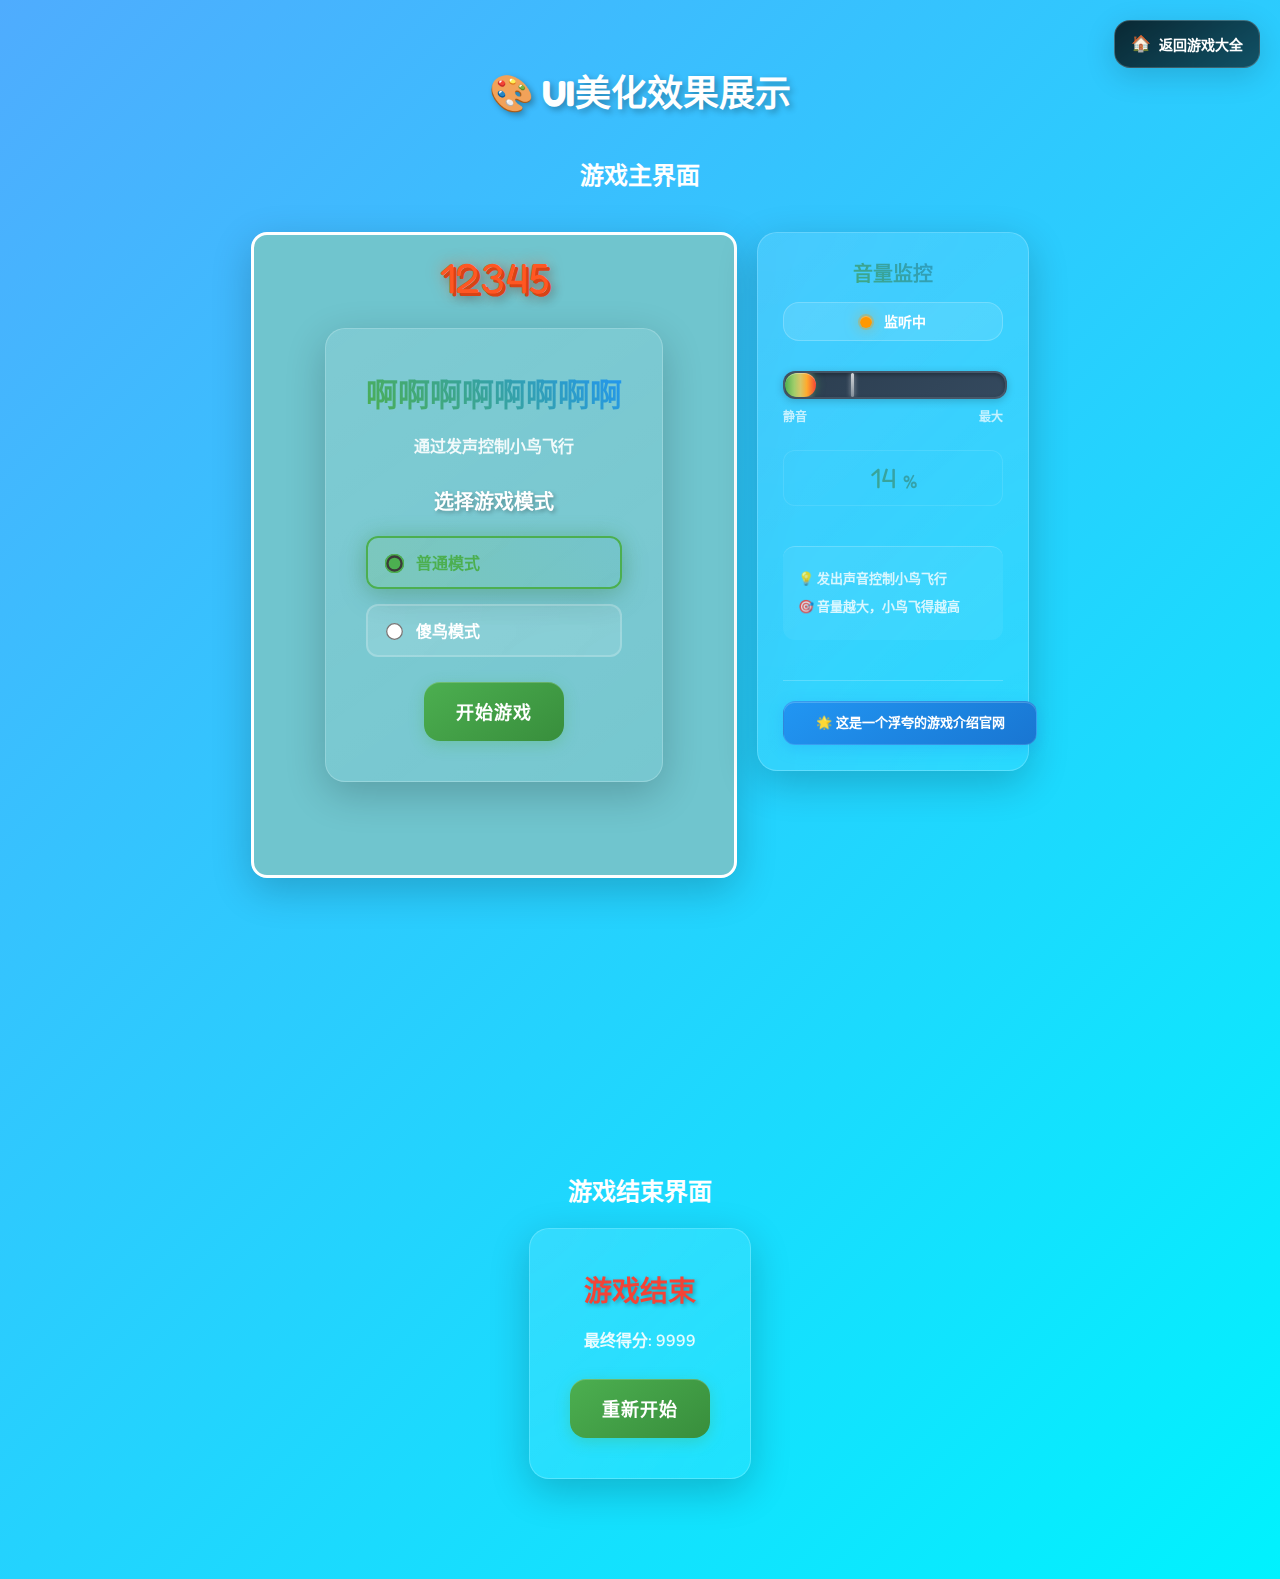
<file: games/voice_flappy_bird/ui_showcase.html>
<!DOCTYPE html>
<html lang="zh-CN">
<head>
    <meta charset="UTF-8">
    <meta name="viewport" content="width=device-width, initial-scale=1.0">
    <title>UI美化展示 - 啊啊啊啊啊啊啊啊</title>
    <link rel="stylesheet" href="style.css">
    <style>
        /* 展示页面特殊样式 */
        .volume-tracker-container {
            display: block !important;
        }
        .showcase-container {
            padding: 40px;
            max-width: 1200px;
            margin: 0 auto;
        }
        .showcase-title {
            text-align: center;
            font-family: 'Fredoka One', cursive;
            font-size: 36px;
            color: var(--text-light);
            margin-bottom: 40px;
            text-shadow: 3px 3px 6px rgba(0, 0, 0, 0.3);
        }
        .demo-section {
            margin-bottom: 60px;
        }
        .demo-title {
            font-family: 'Nunito', sans-serif;
            font-size: 24px;
            font-weight: 700;
            color: var(--text-light);
            margin-bottom: 20px;
            text-align: center;
        }
    </style>
</head>
<body>
    <!-- 返回主页按钮 -->
    <div class="back-to-home-container">
        <a href="../../index.html" class="back-to-home-button" title="返回游戏大全">
            <span class="back-icon">🏠</span>
            <span class="back-text">返回游戏大全</span>
        </a>
    </div>

    <div class="showcase-container">
        <h1 class="showcase-title">🎨 UI美化效果展示</h1>
        
        <div class="demo-section">
            <h2 class="demo-title">游戏主界面</h2>
            <div class="game-container">
                <div class="game-area">
                    <canvas id="gameCanvas" width="480" height="640"></canvas>
                    <div class="ui-overlay">
                        <div id="scoreDisplay" class="score">12345</div>
                        <div id="startScreen" class="screen start-screen">
                            <h1>啊啊啊啊啊啊啊啊</h1>
                            <p>通过发声控制小鸟飞行</p>
                            <div class="mode-selector">
                                <h3>选择游戏模式</h3>
                                <div class="mode-options">
                                    <label class="mode-option">
                                        <input type="radio" name="gameMode" value="normal" checked>
                                        <span class="mode-label">普通模式</span>
                                    </label>
                                    <label class="mode-option">
                                        <input type="radio" name="gameMode" value="silly">
                                        <span class="mode-label">傻鸟模式</span>
                                    </label>
                                </div>
                            </div>
                            <button class="game-button">开始游戏</button>
                        </div>
                    </div>
                </div>
                
                <!-- Volume Tracker Container -->
                <div class="volume-tracker-container" id="volumeTrackerContainer">
                    <div class="volume-tracker-header">
                        <h3>音量监控</h3>
                        <div class="volume-status" id="volumeStatus">
                            <span class="status-indicator listening" id="statusIndicator"></span>
                            <span class="status-text" id="statusText">监听中</span>
                        </div>
                    </div>
                    
                    <div class="volume-display">
                        <div class="volume-bar-container">
                            <div class="volume-bar" id="volumeBar">
                                <div class="volume-fill" id="volumeFill" style="width: 65%;"></div>
                                <div class="volume-threshold-line"></div>
                            </div>
                            <div class="volume-labels">
                                <span class="volume-label-min">静音</span>
                                <span class="volume-label-max">最大</span>
                            </div>
                        </div>
                        
                        <div class="volume-value">
                            <span class="volume-number" id="volumeNumber">65</span>
                            <span class="volume-unit">%</span>
                        </div>
                        
                        <div class="volume-tips">
                            <p class="tip-text">💡 发出声音控制小鸟飞行</p>
                            <p class="tip-text">🎯 音量越大，小鸟飞得越高</p>
                        </div>

                        <div class="website-link-container">
                            <a href="website/啊啊啊啊啊啊网页说明/index.html" class="website-link-button">
                                🌟 这是一个浮夸的游戏介绍官网
                            </a>
                        </div>
                    </div>
                </div>
            </div>
        </div>
        
        <div class="demo-section">
            <h2 class="demo-title">游戏结束界面</h2>
            <div style="display: flex; justify-content: center;">
                <div class="screen game-over-screen">
                    <h2>游戏结束</h2>
                    <p>最终得分: <span>9999</span></p>
                    <button class="game-button">重新开始</button>
                </div>
            </div>
        </div>
    </div>

    <script>
        // 动态演示音量变化
        let demoVolume = 0;
        let direction = 1;
        
        function animateVolumeDemo() {
            const volumeFill = document.getElementById('volumeFill');
            const volumeNumber = document.getElementById('volumeNumber');
            const statusIndicator = document.getElementById('statusIndicator');
            const statusText = document.getElementById('statusText');
            
            demoVolume += direction * 2;
            
            if (demoVolume >= 100) {
                direction = -1;
                demoVolume = 100;
            } else if (demoVolume <= 0) {
                direction = 1;
                demoVolume = 0;
            }
            
            volumeFill.style.width = demoVolume + '%';
            volumeNumber.textContent = demoVolume;
            
            // 更新状态
            statusIndicator.classList.remove('inactive', 'listening', 'active');
            if (demoVolume > 60) {
                statusIndicator.classList.add('active');
                statusText.textContent = '检测到强音';
            } else if (demoVolume > 30) {
                statusIndicator.classList.add('active');
                statusText.textContent = '检测到声音';
            } else if (demoVolume > 10) {
                statusIndicator.classList.add('listening');
                statusText.textContent = '监听中';
            } else {
                statusIndicator.classList.add('listening');
                statusText.textContent = '等待声音';
            }
        }
        
        // 每100ms更新一次演示
        setInterval(animateVolumeDemo, 100);
    </script>
</body>
</html>
</file>
<file: games/coffee-master/style.css>
/* 咖啡大师 - 样式表 */

:root {
    /* 主色调 */
    --dark-brown: #5D4037;
    --cream: #FFF8E1;
    --warm-brown: #8D6E63;
    
    /* 辅助色 */
    --orange: #FF9800;
    --green: #4CAF50;
    --red: #F44336;
    
    /* 其他颜色 */
    --light-brown: #D7CCC8;
    --dark-text: #3E2723;
    --light-text: #FFFFFF;
}

* {
    margin: 0;
    padding: 0;
    box-sizing: border-box;
    font-family: 'Arial', sans-serif;
}

body {
    background-color: var(--cream);
    color: var(--dark-text);
    min-height: 100vh;
    display: flex;
    flex-direction: column;
    align-items: center;
    justify-content: center;
    background-image: url('data:image/svg+xml;utf8,<svg xmlns="http://www.w3.org/2000/svg" width="100" height="100" viewBox="0 0 100 100"><rect width="100" height="100" fill="%23FFF8E1" /><path d="M0 50 L100 50" stroke="%23D7CCC8" stroke-width="0.5" /><path d="M50 0 L50 100" stroke="%23D7CCC8" stroke-width="0.5" /></svg>');
    background-size: 20px 20px;
}

.hidden {
    display: none !important;
}

/* 主菜单样式 */
#main-menu {
    background-color: rgba(93, 64, 55, 0.9);
    padding: 2rem;
    border-radius: 10px;
    text-align: center;
    box-shadow: 0 4px 20px rgba(0, 0, 0, 0.3);
    width: 90%;
    max-width: 500px;
    color: var(--light-text);
}

#main-menu h1 {
    font-size: 3rem;
    margin-bottom: 0.5rem;
    text-shadow: 2px 2px 4px rgba(0, 0, 0, 0.5);
}

#main-menu p {
    font-size: 1.2rem;
    margin-bottom: 2rem;
    color: var(--light-brown);
}

button {
    background-color: var(--warm-brown);
    color: var(--light-text);
    border: none;
    padding: 0.8rem 1.5rem;
    margin: 0.5rem;
    border-radius: 5px;
    font-size: 1rem;
    cursor: pointer;
    transition: all 0.2s ease;
    box-shadow: 0 2px 5px rgba(0, 0, 0, 0.2);
}

button:hover {
    background-color: var(--orange);
    transform: translateY(-2px);
    box-shadow: 0 4px 8px rgba(0, 0, 0, 0.3);
}

button:active {
    transform: translateY(0);
    box-shadow: 0 1px 3px rgba(0, 0, 0, 0.2);
}

button:disabled {
    background-color: #cccccc;
    cursor: not-allowed;
    transform: none;
    box-shadow: none;
}

/* 游戏界面样式 */
#game-screen {
    width: 100%;
    max-width: 1000px;
    height: 90vh;
    display: flex;
    flex-direction: column;
    background-color: var(--cream);
    border-radius: 10px;
    box-shadow: 0 4px 20px rgba(0, 0, 0, 0.3);
    overflow: hidden;
}

#top-bar {
    background-color: var(--dark-brown);
    color: var(--light-text);
    padding: 0.8rem;
    display: flex;
    justify-content: space-around;
    font-size: 1.1rem;
}

#game-area {
    display: flex;
    flex: 1;
    padding: 1rem;
}

#customer-area {
    flex: 1;
    background-color: rgba(255, 255, 255, 0.7);
    border-radius: 8px;
    padding: 1rem;
    margin-right: 1rem;
    box-shadow: inset 0 0 10px rgba(0, 0, 0, 0.1);
    overflow-y: auto;
}

#work-area {
    flex: 2;
    background-color: rgba(141, 110, 99, 0.2);
    border-radius: 8px;
    padding: 1rem;
    display: flex;
    flex-direction: column;
    box-shadow: inset 0 0 10px rgba(0, 0, 0, 0.1);
}

#customer-queue {
    margin-top: 1rem;
    min-height: 300px;
}

.customer {
    background-color: white;
    border-radius: 5px;
    padding: 1rem;
    margin-bottom: 1rem;
    box-shadow: 0 2px 5px rgba(0, 0, 0, 0.1);
    transition: all 0.3s ease;
    cursor: pointer;
    border: 2px solid transparent;
    position: relative;
}

.customer:hover {
    background-color: #f8f9fa;
    box-shadow: 0 4px 8px rgba(0, 0, 0, 0.15);
    transform: translateY(-2px);
}

.customer.urgent {
    border-left: 5px solid var(--red);
}

.customer.selected {
    background-color: var(--orange);
    color: var(--light-text);
    border: 2px solid var(--warm-brown);
    box-shadow: 0 0 20px rgba(255, 165, 0, 0.4);
    transform: scale(1.02);
}

.customer.selected .customer-name {
    color: var(--light-text);
    font-weight: bold;
}

.customer.selected .customer-order {
    color: var(--light-text);
    opacity: 0.9;
}

.customer.selected::before {
    content: '📋';
    position: absolute;
    top: 10px;
    right: 10px;
    font-size: 18px;
    background-color: var(--warm-brown);
    border-radius: 50%;
    width: 30px;
    height: 30px;
    display: flex;
    align-items: center;
    justify-content: center;
    box-shadow: 0 2px 4px rgba(0, 0, 0, 0.3);
}

.customer.selected.urgent {
    border-left: 5px solid #ff4d4f;
    box-shadow: 0 0 25px rgba(255, 165, 0, 0.6);
}

.customer-name {
    font-weight: bold;
    margin-bottom: 0.5rem;
}

.customer-order {
    color: var(--dark-brown);
}

.customer-patience {
    height: 5px;
    background-color: var(--green);
    margin-top: 0.5rem;
    border-radius: 2px;
    transition: width 0.3s linear;
}

#order-display {
    background-color: white;
    padding: 1rem;
    border-radius: 5px;
    margin-bottom: 1rem;
    font-weight: bold;
}

#ingredients {
    display: flex;
    flex-wrap: wrap;
    margin: 1rem 0;
    gap: 0.5rem;
}

.ingredient {
    flex: 1;
    min-width: 100px;
    padding: 1rem;
    text-align: center;
    background-color: var(--light-brown);
    color: var(--dark-text);
    border: 2px solid transparent;
    border-radius: 8px;
    font-weight: bold;
    transition: all 0.3s ease;
    position: relative;
    cursor: pointer;
}

.ingredient:hover {
    background-color: var(--warm-brown);
    color: var(--light-text);
    transform: translateY(-2px);
    box-shadow: 0 4px 8px rgba(0, 0, 0, 0.2);
}

.ingredient.selected {
    background-color: var(--orange);
    color: var(--light-text);
    border: 2px solid var(--warm-brown);
    box-shadow: 0 0 15px rgba(255, 165, 0, 0.5);
    transform: scale(1.05);
}

.ingredient.selected::after {
    content: '✓';
    position: absolute;
    top: 5px;
    right: 8px;
    background-color: var(--warm-brown);
    color: var(--light-text);
    border-radius: 50%;
    width: 20px;
    height: 20px;
    display: flex;
    align-items: center;
    justify-content: center;
    font-size: 12px;
    font-weight: bold;
    box-shadow: 0 2px 4px rgba(0, 0, 0, 0.3);
}

.ingredient.selected-multiple {
    background-color: #ff6b35;
    border: 2px solid #d4380d;
    box-shadow: 0 0 20px rgba(255, 107, 53, 0.6);
    animation: pulse 1.5s infinite;
}

.ingredient.selected-multiple::after {
    content: attr(data-count);
    background-color: #d4380d;
    font-size: 10px;
}

@keyframes pulse {
    0% { box-shadow: 0 0 20px rgba(255, 107, 53, 0.6); }
    50% { box-shadow: 0 0 25px rgba(255, 107, 53, 0.8); }
    100% { box-shadow: 0 0 20px rgba(255, 107, 53, 0.6); }
}

#making-progress {
    background-color: white;
    padding: 1rem;
    border-radius: 5px;
    margin: 1rem 0;
}

#make-coffee {
    background-color: var(--green);
    padding: 1rem;
    font-size: 1.2rem;
    margin-top: auto;
}

#bottom-bar {
    background-color: var(--dark-brown);
    padding: 0.8rem;
    display: flex;
    justify-content: center;
}

/* 游戏结束界面 */
#game-over-screen {
    background-color: rgba(93, 64, 55, 0.9);
    padding: 2rem;
    border-radius: 10px;
    text-align: center;
    box-shadow: 0 4px 20px rgba(0, 0, 0, 0.3);
    width: 90%;
    max-width: 500px;
    color: var(--light-text);
}

#game-over-screen h2 {
    font-size: 2.5rem;
    margin-bottom: 1rem;
}

#final-score {
    font-size: 2rem;
    color: var(--orange);
    font-weight: bold;
}

/* 响应式设计 */
@media (max-width: 768px) {
    #game-area {
        flex-direction: column;
    }
    
    #customer-area {
        margin-right: 0;
        margin-bottom: 1rem;
    }
    
    #top-bar {
        flex-wrap: wrap;
    }
    
    #top-bar span {
        margin: 0.2rem;
    }
}
</file>
<file: games/voice_flappy_bird/style.css>
/* 导入Google字体 */
@import url('https://fonts.googleapis.com/css2?family=Fredoka+One:wght@400&family=Nunito:wght@400;600;700;800&display=swap');

/* CSS变量定义 */
:root {
    --primary-color: #4CAF50;
    --primary-dark: #388E3C;
    --primary-light: #81C784;
    --secondary-color: #FF9800;
    --secondary-dark: #F57C00;
    --accent-color: #2196F3;
    --accent-dark: #1976D2;
    --danger-color: #F44336;
    --warning-color: #FF9800;
    --success-color: #4CAF50;
    --score-color: #FF5722;
    --score-dark: #D84315;
    --score-light: #FF8A65;

    --bg-primary: linear-gradient(135deg, #667eea 0%, #764ba2 100%);
    --bg-secondary: linear-gradient(135deg, #f093fb 0%, #f5576c 100%);
    --bg-game: linear-gradient(135deg, #4facfe 0%, #00f2fe 100%);

    --text-primary: #2C3E50;
    --text-secondary: #7F8C8D;
    --text-light: #FFFFFF;
    --text-dark: #1A1A1A;

    --shadow-soft: 0 4px 20px rgba(0, 0, 0, 0.1);
    --shadow-medium: 0 8px 30px rgba(0, 0, 0, 0.15);
    --shadow-strong: 0 12px 40px rgba(0, 0, 0, 0.2);

    --border-radius-sm: 8px;
    --border-radius-md: 12px;
    --border-radius-lg: 16px;
    --border-radius-xl: 20px;

    --transition-fast: 0.2s ease;
    --transition-medium: 0.3s ease;
    --transition-slow: 0.5s ease;
}

body {
    margin: 0;
    padding: 0;
    display: flex;
    justify-content: center;
    align-items: center;
    min-height: 100vh;
    background: var(--bg-game);
    font-family: 'Nunito', sans-serif;
    overflow-x: auto;
    overflow-y: auto;
    color: var(--text-primary);
}

.game-container {
    position: relative;
    display: flex;
    flex-direction: row;
    align-items: flex-start;
    gap: 20px;
    justify-content: center;
    min-height: 100vh;
    padding: 20px;
    box-sizing: border-box;
}

.game-area {
    position: relative;
    display: flex;
    flex-direction: column;
    align-items: center;
}

canvas {
    border: 3px solid var(--text-light);
    background-color: #70c5ce;
    box-shadow: var(--shadow-strong);
    border-radius: var(--border-radius-lg);
    transition: transform var(--transition-medium), box-shadow var(--transition-medium);
}

canvas:hover {
    transform: translateY(-2px);
    box-shadow: 0 16px 50px rgba(0, 0, 0, 0.25);
}

.ui-overlay {
    position: absolute;
    top: 0;
    left: 0;
    width: 100%;
    height: 100%;
    pointer-events: none;
    display: flex;
    flex-direction: column;
    align-items: center;
    justify-content: center;
}

.score {
    position: absolute;
    top: 20px;
    left: 50%;
    transform: translateX(-50%);
    font-family: 'Fredoka One', cursive;
    font-size: 42px;
    font-weight: 400;
    color: var(--score-color);
    text-shadow:
        3px 3px 0px var(--score-dark),
        6px 6px 10px rgba(0, 0, 0, 0.3),
        0 0 15px rgba(255, 87, 34, 0.6);
    pointer-events: none;
    animation: scoreGlow 2s ease-in-out infinite alternate;
}

@keyframes scoreGlow {
    from {
        text-shadow:
            3px 3px 0px var(--score-dark),
            6px 6px 10px rgba(0, 0, 0, 0.3),
            0 0 15px rgba(255, 87, 34, 0.6);
    }
    to {
        text-shadow:
            3px 3px 0px var(--score-dark),
            6px 6px 10px rgba(0, 0, 0, 0.3),
            0 0 25px rgba(255, 87, 34, 0.9),
            0 0 35px rgba(255, 138, 101, 0.7);
    }
}

.screen {
    background: linear-gradient(145deg, rgba(255, 255, 255, 0.1), rgba(255, 255, 255, 0.05));
    backdrop-filter: blur(20px);
    border: 1px solid rgba(255, 255, 255, 0.2);
    color: var(--text-light);
    padding: 40px;
    border-radius: var(--border-radius-xl);
    text-align: center;
    max-width: 320px;
    pointer-events: all;
    box-shadow: var(--shadow-strong);
    transition: transform var(--transition-medium), box-shadow var(--transition-medium);
    animation: screenFadeIn 0.6s ease-out;
}

.screen:hover {
    transform: translateY(-5px);
    box-shadow: 0 20px 60px rgba(0, 0, 0, 0.3);
}

@keyframes screenFadeIn {
    from {
        opacity: 0;
        transform: translateY(30px) scale(0.9);
    }
    to {
        opacity: 1;
        transform: translateY(0) scale(1);
    }
}

.screen h1 {
    margin-top: 0;
    font-family: 'Fredoka One', cursive;
    font-size: 32px;
    margin-bottom: 20px;
    background: linear-gradient(45deg, var(--primary-color), var(--accent-color));
    -webkit-background-clip: text;
    -webkit-text-fill-color: transparent;
    background-clip: text;
    text-shadow: none;
    animation: titleShine 3s ease-in-out infinite;
}

.screen h2 {
    margin-top: 0;
    font-family: 'Fredoka One', cursive;
    font-size: 28px;
    margin-bottom: 20px;
    color: var(--danger-color);
    text-shadow: 2px 2px 4px rgba(0, 0, 0, 0.3);
}

.screen p {
    margin-bottom: 24px;
    font-size: 16px;
    line-height: 1.6;
    font-weight: 600;
    opacity: 0.9;
}

@keyframes titleShine {
    0%, 100% {
        background: linear-gradient(45deg, var(--primary-color), var(--accent-color));
        -webkit-background-clip: text;
        background-clip: text;
    }
    50% {
        background: linear-gradient(45deg, var(--accent-color), var(--secondary-color));
        -webkit-background-clip: text;
        background-clip: text;
    }
}

/* Score Effects Animations */
@keyframes scoreBounce {
    0% { transform: translateX(-50%) scale(1); }
    20% { transform: translateX(-50%) scale(1.3) rotate(-5deg); }
    40% { transform: translateX(-50%) scale(1.1) rotate(3deg); }
    60% { transform: translateX(-50%) scale(1.2) rotate(-2deg); }
    80% { transform: translateX(-50%) scale(1.05) rotate(1deg); }
    100% { transform: translateX(-50%) scale(1) rotate(0deg); }
}

@keyframes scoreFlash {
    0% {
        text-shadow:
            3px 3px 0px var(--score-dark),
            6px 6px 10px rgba(0, 0, 0, 0.3),
            0 0 15px rgba(255, 87, 34, 0.6);
    }
    50% {
        text-shadow:
            3px 3px 0px var(--score-dark),
            6px 6px 10px rgba(0, 0, 0, 0.3),
            0 0 40px rgba(255, 255, 255, 1),
            0 0 50px var(--score-color),
            0 0 60px var(--score-light);
    }
    100% {
        text-shadow:
            3px 3px 0px var(--score-dark),
            6px 6px 10px rgba(0, 0, 0, 0.3),
            0 0 15px rgba(255, 87, 34, 0.6);
    }
}

.score-bounce {
    animation: scoreBounce 0.6s ease-out;
}

.score-flash {
    animation: scoreFlash 0.4s ease-out;
}

.game-button {
    background: linear-gradient(145deg, var(--primary-color), var(--primary-dark));
    color: var(--text-light);
    border: none;
    padding: 16px 32px;
    font-family: 'Nunito', sans-serif;
    font-size: 18px;
    font-weight: 700;
    border-radius: var(--border-radius-lg);
    cursor: pointer;
    transition: all var(--transition-medium);
    box-shadow:
        0 4px 15px rgba(76, 175, 80, 0.3),
        inset 0 1px 0 rgba(255, 255, 255, 0.2);
    position: relative;
    overflow: hidden;
    text-transform: uppercase;
    letter-spacing: 1px;
}

.game-button::before {
    content: '';
    position: absolute;
    top: 0;
    left: -100%;
    width: 100%;
    height: 100%;
    background: linear-gradient(90deg, transparent, rgba(255, 255, 255, 0.2), transparent);
    transition: left var(--transition-slow);
}

.game-button:hover {
    background: linear-gradient(145deg, var(--primary-light), var(--primary-color));
    transform: translateY(-3px);
    box-shadow:
        0 8px 25px rgba(76, 175, 80, 0.4),
        inset 0 1px 0 rgba(255, 255, 255, 0.3);
}

.game-button:hover::before {
    left: 100%;
}

.game-button:active {
    transform: translateY(-1px);
    box-shadow:
        0 4px 15px rgba(76, 175, 80, 0.3),
        inset 0 1px 0 rgba(255, 255, 255, 0.2);
}

.hidden {
    display: none !important;
}

/* Mode selector styles */
.mode-selector {
    margin: 25px 0;
    text-align: left;
}

.mode-selector h3 {
    margin: 0 0 20px 0;
    font-family: 'Nunito', sans-serif;
    font-size: 20px;
    font-weight: 700;
    text-align: center;
    color: var(--text-light);
    text-shadow: 2px 2px 4px rgba(0, 0, 0, 0.3);
}

.mode-options {
    display: flex;
    flex-direction: column;
    gap: 15px;
}

.mode-option {
    display: flex;
    align-items: center;
    justify-content: flex-start;
    cursor: pointer;
    padding: 12px 15px;
    border-radius: var(--border-radius-md);
    transition: all var(--transition-medium);
    border: 2px solid rgba(255, 255, 255, 0.2);
    background: rgba(255, 255, 255, 0.05);
    backdrop-filter: blur(10px);
    position: relative;
    overflow: hidden;
}

.mode-option::before {
    content: '';
    position: absolute;
    top: 0;
    left: 0;
    right: 0;
    bottom: 0;
    background: linear-gradient(45deg, var(--primary-color), var(--accent-color));
    opacity: 0;
    transition: opacity var(--transition-medium);
    z-index: -1;
}

.mode-option:hover {
    background: rgba(255, 255, 255, 0.1);
    border-color: rgba(255, 255, 255, 0.4);
    transform: translateX(5px);
    box-shadow: var(--shadow-medium);
}

.mode-option input[type="radio"] {
    margin-right: 15px;
    transform: scale(1.3);
    accent-color: var(--primary-color);
    transition: transform var(--transition-fast);
}

.mode-option input[type="radio"]:checked {
    transform: scale(1.5);
}

.mode-option input[type="radio"]:checked ~ .mode-label {
    color: var(--primary-color);
    font-weight: 800;
}

.mode-option:has(input[type="radio"]:checked) {
    border-color: var(--primary-color);
    background: rgba(76, 175, 80, 0.1);
    box-shadow:
        0 0 20px rgba(76, 175, 80, 0.3),
        var(--shadow-medium);
}

.mode-option:has(input[type="radio"]:checked)::before {
    opacity: 0.1;
}

.mode-label {
    font-size: 16px;
    font-weight: 600;
    display: block;
    transition: all var(--transition-medium);
    flex: 1;
}

/* Volume Tracker Styles */
.volume-tracker-container {
    width: 220px;
    background: linear-gradient(145deg, rgba(255, 255, 255, 0.1), rgba(255, 255, 255, 0.05));
    backdrop-filter: blur(20px);
    border: 1px solid rgba(255, 255, 255, 0.2);
    border-radius: var(--border-radius-xl);
    padding: 25px;
    color: var(--text-light);
    font-family: 'Nunito', sans-serif;
    box-shadow: var(--shadow-strong);
    height: fit-content;
    display: block; /* Always visible */
    flex-shrink: 0; /* Prevent shrinking */
    align-self: flex-start; /* Align to top */
    transition: all var(--transition-medium);
    animation: volumeTrackerSlideIn 0.6s ease-out;
}

.volume-tracker-container:hover {
    transform: translateY(-3px);
    box-shadow: 0 20px 60px rgba(0, 0, 0, 0.3);
}

@keyframes volumeTrackerSlideIn {
    from {
        opacity: 0;
        transform: translateX(50px);
    }
    to {
        opacity: 1;
        transform: translateX(0);
    }
}

.volume-tracker-header {
    text-align: center;
    margin-bottom: 25px;
}

.volume-tracker-header h3 {
    margin: 0 0 15px 0;
    font-family: 'Fredoka One', cursive;
    font-size: 20px;
    background: linear-gradient(45deg, var(--primary-color), var(--accent-color));
    -webkit-background-clip: text;
    -webkit-text-fill-color: transparent;
    background-clip: text;
    text-shadow: none;
}

.volume-status {
    display: flex;
    align-items: center;
    justify-content: center;
    gap: 12px;
    font-size: 14px;
    font-weight: 600;
    padding: 8px 16px;
    background: rgba(255, 255, 255, 0.1);
    border-radius: var(--border-radius-lg);
    border: 1px solid rgba(255, 255, 255, 0.2);
}

.status-indicator {
    width: 12px;
    height: 12px;
    border-radius: 50%;
    background-color: #666;
    transition: all var(--transition-medium);
    position: relative;
    animation: statusPulse 2s ease-in-out infinite;
}

.status-indicator::after {
    content: '';
    position: absolute;
    top: -2px;
    left: -2px;
    right: -2px;
    bottom: -2px;
    border-radius: 50%;
    border: 2px solid transparent;
    transition: all var(--transition-medium);
}

.status-indicator.active {
    background-color: var(--success-color);
    box-shadow:
        0 0 15px rgba(76, 175, 80, 0.6),
        inset 0 1px 0 rgba(255, 255, 255, 0.3);
}

.status-indicator.active::after {
    border-color: rgba(76, 175, 80, 0.3);
    animation: statusRipple 1.5s ease-out infinite;
}

.status-indicator.listening {
    background-color: var(--warning-color);
    box-shadow:
        0 0 15px rgba(255, 152, 0, 0.6),
        inset 0 1px 0 rgba(255, 255, 255, 0.3);
}

.status-indicator.listening::after {
    border-color: rgba(255, 152, 0, 0.3);
    animation: statusRipple 2s ease-out infinite;
}

@keyframes statusPulse {
    0%, 100% { transform: scale(1); }
    50% { transform: scale(1.1); }
}

@keyframes statusRipple {
    0% {
        transform: scale(1);
        opacity: 1;
    }
    100% {
        transform: scale(2);
        opacity: 0;
    }
}

.volume-display {
    display: flex;
    flex-direction: column;
    gap: 20px;
}

.volume-bar-container {
    position: relative;
    padding: 5px 0;
}

.volume-bar {
    width: 100%;
    height: 24px;
    background: linear-gradient(145deg, #2C3E50, #34495E);
    border-radius: var(--border-radius-md);
    overflow: hidden;
    position: relative;
    border: 2px solid rgba(255, 255, 255, 0.1);
    box-shadow:
        inset 0 2px 4px rgba(0, 0, 0, 0.3),
        0 2px 8px rgba(0, 0, 0, 0.2);
}

.volume-fill {
    height: 100%;
    background: linear-gradient(90deg,
        var(--success-color) 0%,
        #8BC34A 30%,
        var(--warning-color) 70%,
        var(--danger-color) 100%);
    width: 0%;
    transition: width 0.15s ease-out;
    border-radius: var(--border-radius-md);
    position: relative;
    box-shadow:
        0 0 10px rgba(76, 175, 80, 0.5),
        inset 0 1px 0 rgba(255, 255, 255, 0.3);
    animation: volumeFillGlow 2s ease-in-out infinite alternate;
}

.volume-fill::after {
    content: '';
    position: absolute;
    top: 0;
    left: 0;
    right: 0;
    bottom: 0;
    background: linear-gradient(90deg, transparent, rgba(255, 255, 255, 0.3), transparent);
    animation: volumeShine 2s ease-in-out infinite;
}

.volume-threshold-line {
    position: absolute;
    top: 0;
    left: 30%;
    width: 3px;
    height: 100%;
    background: linear-gradient(180deg, rgba(255, 255, 255, 0.8), rgba(255, 255, 255, 0.4));
    pointer-events: none;
    border-radius: 2px;
    box-shadow: 0 0 5px rgba(255, 255, 255, 0.5);
}

.volume-labels {
    display: flex;
    justify-content: space-between;
    font-size: 12px;
    color: rgba(255, 255, 255, 0.7);
    margin-top: 8px;
    font-weight: 600;
}

.volume-value {
    text-align: center;
    font-family: 'Fredoka One', cursive;
    font-size: 28px;
    font-weight: 400;
    background: linear-gradient(45deg, var(--primary-color), var(--accent-color));
    -webkit-background-clip: text;
    -webkit-text-fill-color: transparent;
    background-clip: text;
    text-shadow: none;
    padding: 10px;
    background-color: rgba(255, 255, 255, 0.05);
    border-radius: var(--border-radius-md);
    border: 1px solid rgba(255, 255, 255, 0.1);
}

.volume-unit {
    font-size: 18px;
    color: rgba(255, 255, 255, 0.6);
    font-weight: 600;
}

@keyframes volumeFillGlow {
    from {
        box-shadow:
            0 0 10px rgba(76, 175, 80, 0.5),
            inset 0 1px 0 rgba(255, 255, 255, 0.3);
    }
    to {
        box-shadow:
            0 0 20px rgba(76, 175, 80, 0.8),
            inset 0 1px 0 rgba(255, 255, 255, 0.4);
    }
}

@keyframes volumeShine {
    0% { transform: translateX(-100%); }
    100% { transform: translateX(100%); }
}

/* Visual Effects Styles */
.floating-score-text {
    position: absolute;
    font-family: 'Fredoka One', cursive;
    font-size: 24px;
    font-weight: 400;
    color: var(--score-color);
    text-shadow:
        2px 2px 0px var(--score-dark),
        4px 4px 8px rgba(0, 0, 0, 0.3),
        0 0 10px rgba(255, 87, 34, 0.8);
    pointer-events: none;
    z-index: 1000;
    opacity: 1;
    transform: translateY(0);
    transition: all 1s ease-out;
}

.floating-score-animate {
    opacity: 0;
    transform: translateY(-60px) scale(1.5);
}

.score-particle {
    position: absolute;
    width: 8px;
    height: 8px;
    background: radial-gradient(circle, var(--score-color), var(--score-light));
    border-radius: 50%;
    pointer-events: none;
    z-index: 999;
    opacity: 1;
    transform: translate(-50%, -50%) scale(1);
    box-shadow: 0 0 10px var(--score-color);
}

.particle-animate {
    opacity: 0;
    transform: translate(var(--end-x), var(--end-y)) scale(0);
    transition: all 0.8s cubic-bezier(0.25, 0.46, 0.45, 0.94);
}

.screen-flash {
    position: absolute;
    top: 0;
    left: 0;
    right: 0;
    bottom: 0;
    background: radial-gradient(circle, rgba(255, 255, 255, 0.3), transparent);
    pointer-events: none;
    z-index: 998;
    opacity: 0;
    transition: opacity 0.3s ease-out;
}

.flash-animate {
    opacity: 1;
}

.game-over-flash {
    position: absolute;
    top: 0;
    left: 0;
    right: 0;
    bottom: 0;
    background: radial-gradient(circle, rgba(244, 67, 54, 0.4), transparent);
    pointer-events: none;
    z-index: 998;
    opacity: 0;
    transition: opacity 0.6s ease-out;
}

.start-flash {
    position: absolute;
    top: 0;
    left: 0;
    right: 0;
    bottom: 0;
    background: radial-gradient(circle, rgba(76, 175, 80, 0.3), transparent);
    pointer-events: none;
    z-index: 998;
    opacity: 0;
    transition: opacity 0.4s ease-out;
}

@keyframes screenShake {
    0%, 100% { transform: translateX(0); }
    10% { transform: translateX(-5px) rotate(-1deg); }
    20% { transform: translateX(5px) rotate(1deg); }
    30% { transform: translateX(-3px) rotate(-0.5deg); }
    40% { transform: translateX(3px) rotate(0.5deg); }
    50% { transform: translateX(-2px) rotate(-0.3deg); }
    60% { transform: translateX(2px) rotate(0.3deg); }
    70% { transform: translateX(-1px) rotate(-0.1deg); }
    80% { transform: translateX(1px) rotate(0.1deg); }
    90% { transform: translateX(-0.5px); }
}

.screen-shake {
    animation: screenShake 0.5s ease-in-out;
}

.volume-tips {
    margin-top: 20px;
    padding-top: 20px;
    border-top: 1px solid rgba(255, 255, 255, 0.2);
    background: rgba(255, 255, 255, 0.05);
    border-radius: var(--border-radius-md);
    padding: 15px;
}

.tip-text {
    font-size: 13px;
    color: rgba(255, 255, 255, 0.8);
    margin: 8px 0;
    line-height: 1.5;
    font-weight: 600;
    display: flex;
    align-items: center;
    gap: 8px;
    transition: all var(--transition-medium);
}

.tip-text:hover {
    color: var(--text-light);
    transform: translateX(3px);
}

/* Website Link Button */
.website-link-container {
    margin-top: 20px;
    padding-top: 20px;
    border-top: 1px solid rgba(255, 255, 255, 0.2);
}

.website-link-button {
    display: block;
    width: 100%;
    padding: 12px 16px;
    background: linear-gradient(145deg, var(--accent-color), var(--accent-dark));
    color: var(--text-light);
    text-decoration: none;
    font-family: 'Nunito', sans-serif;
    font-size: 13px;
    font-weight: 700;
    text-align: center;
    border-radius: var(--border-radius-md);
    transition: all var(--transition-medium);
    box-shadow:
        0 4px 15px rgba(33, 150, 243, 0.3),
        inset 0 1px 0 rgba(255, 255, 255, 0.2);
    position: relative;
    overflow: hidden;
    line-height: 1.4;
    border: 1px solid rgba(255, 255, 255, 0.1);
}

.website-link-button::before {
    content: '';
    position: absolute;
    top: 0;
    left: -100%;
    width: 100%;
    height: 100%;
    background: linear-gradient(90deg, transparent, rgba(255, 255, 255, 0.2), transparent);
    transition: left var(--transition-slow);
}

.website-link-button:hover {
    background: linear-gradient(145deg, #42A5F5, var(--accent-color));
    transform: translateY(-2px);
    box-shadow:
        0 8px 25px rgba(33, 150, 243, 0.4),
        inset 0 1px 0 rgba(255, 255, 255, 0.3);
    text-decoration: none;
    color: var(--text-light);
}

.website-link-button:hover::before {
    left: 100%;
}

.website-link-button:active {
    transform: translateY(0);
    box-shadow:
        0 4px 15px rgba(33, 150, 243, 0.3),
        inset 0 1px 0 rgba(255, 255, 255, 0.2);
}

/* Back to Home Button */
.back-to-home-container {
    position: fixed;
    top: 20px;
    right: 20px;
    z-index: 1001;
}

.back-to-home-button {
    display: flex;
    align-items: center;
    gap: 8px;
    padding: 12px 16px;
    background: linear-gradient(145deg, rgba(0, 0, 0, 0.8), rgba(0, 0, 0, 0.6));
    backdrop-filter: blur(20px);
    border: 1px solid rgba(255, 255, 255, 0.2);
    color: var(--text-light);
    text-decoration: none;
    font-family: 'Nunito', sans-serif;
    font-size: 14px;
    font-weight: 600;
    border-radius: var(--border-radius-lg);
    transition: all var(--transition-medium);
    box-shadow: var(--shadow-medium);
    position: relative;
    overflow: hidden;
}

.back-to-home-button::before {
    content: '';
    position: absolute;
    top: 0;
    left: -100%;
    width: 100%;
    height: 100%;
    background: linear-gradient(90deg, transparent, rgba(255, 255, 255, 0.1), transparent);
    transition: left var(--transition-slow);
}

.back-to-home-button:hover {
    background: linear-gradient(145deg, rgba(76, 175, 80, 0.9), rgba(56, 142, 60, 0.8));
    transform: translateY(-2px);
    box-shadow: var(--shadow-strong);
    text-decoration: none;
    color: var(--text-light);
}

.back-to-home-button:hover::before {
    left: 100%;
}

.back-to-home-button:active {
    transform: translateY(0);
    box-shadow: var(--shadow-medium);
}

.back-icon {
    font-size: 16px;
    transition: transform var(--transition-medium);
}

.back-to-home-button:hover .back-icon {
    transform: scale(1.2);
}

.back-text {
    white-space: nowrap;
    transition: opacity var(--transition-medium);
}

/* 响应式设计 - 小屏幕时隐藏文字 */
@media (max-width: 600px) {
    .back-to-home-button {
        padding: 10px;
        border-radius: 50%;
        width: 44px;
        height: 44px;
        justify-content: center;
    }

    .back-text {
        display: none;
    }

    .back-icon {
        font-size: 18px;
    }
}

/* Responsive design */
@media (max-width: 1000px) {
    .game-container {
        flex-direction: column;
        align-items: center;
        padding: 10px;
    }

    .volume-tracker-container {
        width: 90vw;
        max-width: 400px;
        margin-top: 20px;
    }
}

@media (min-width: 1001px) {
    .game-container {
        align-items: flex-start;
    }

    .volume-tracker-container {
        margin-top: 0;
    }
}

@media (max-width: 600px) {
    canvas {
        width: 90vw;
        height: auto;
    }

    .screen {
        max-width: 80vw;
        padding: 30px 20px;
    }

    .score {
        font-size: 28px;
    }

    .volume-tracker-container {
        padding: 15px;
    }

    .volume-tracker-header h3 {
        font-size: 16px;
    }
}
</file>
